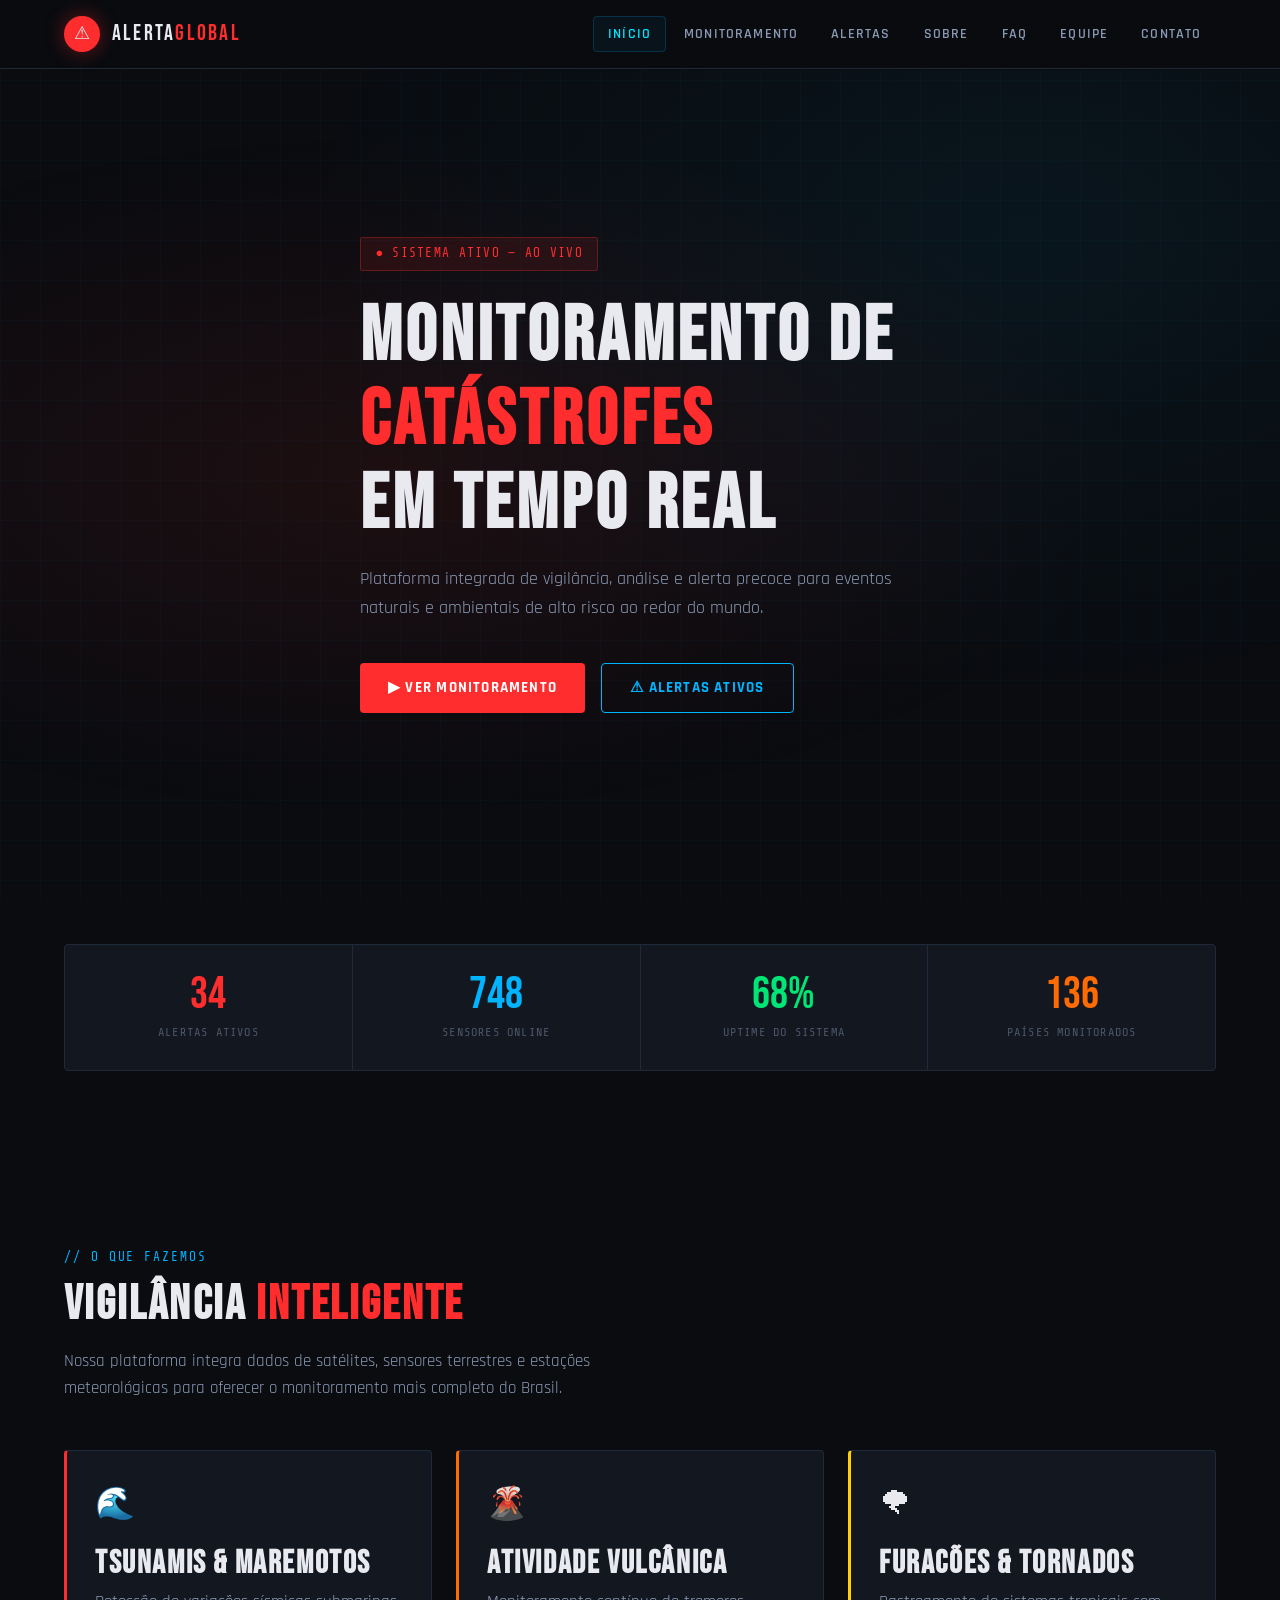
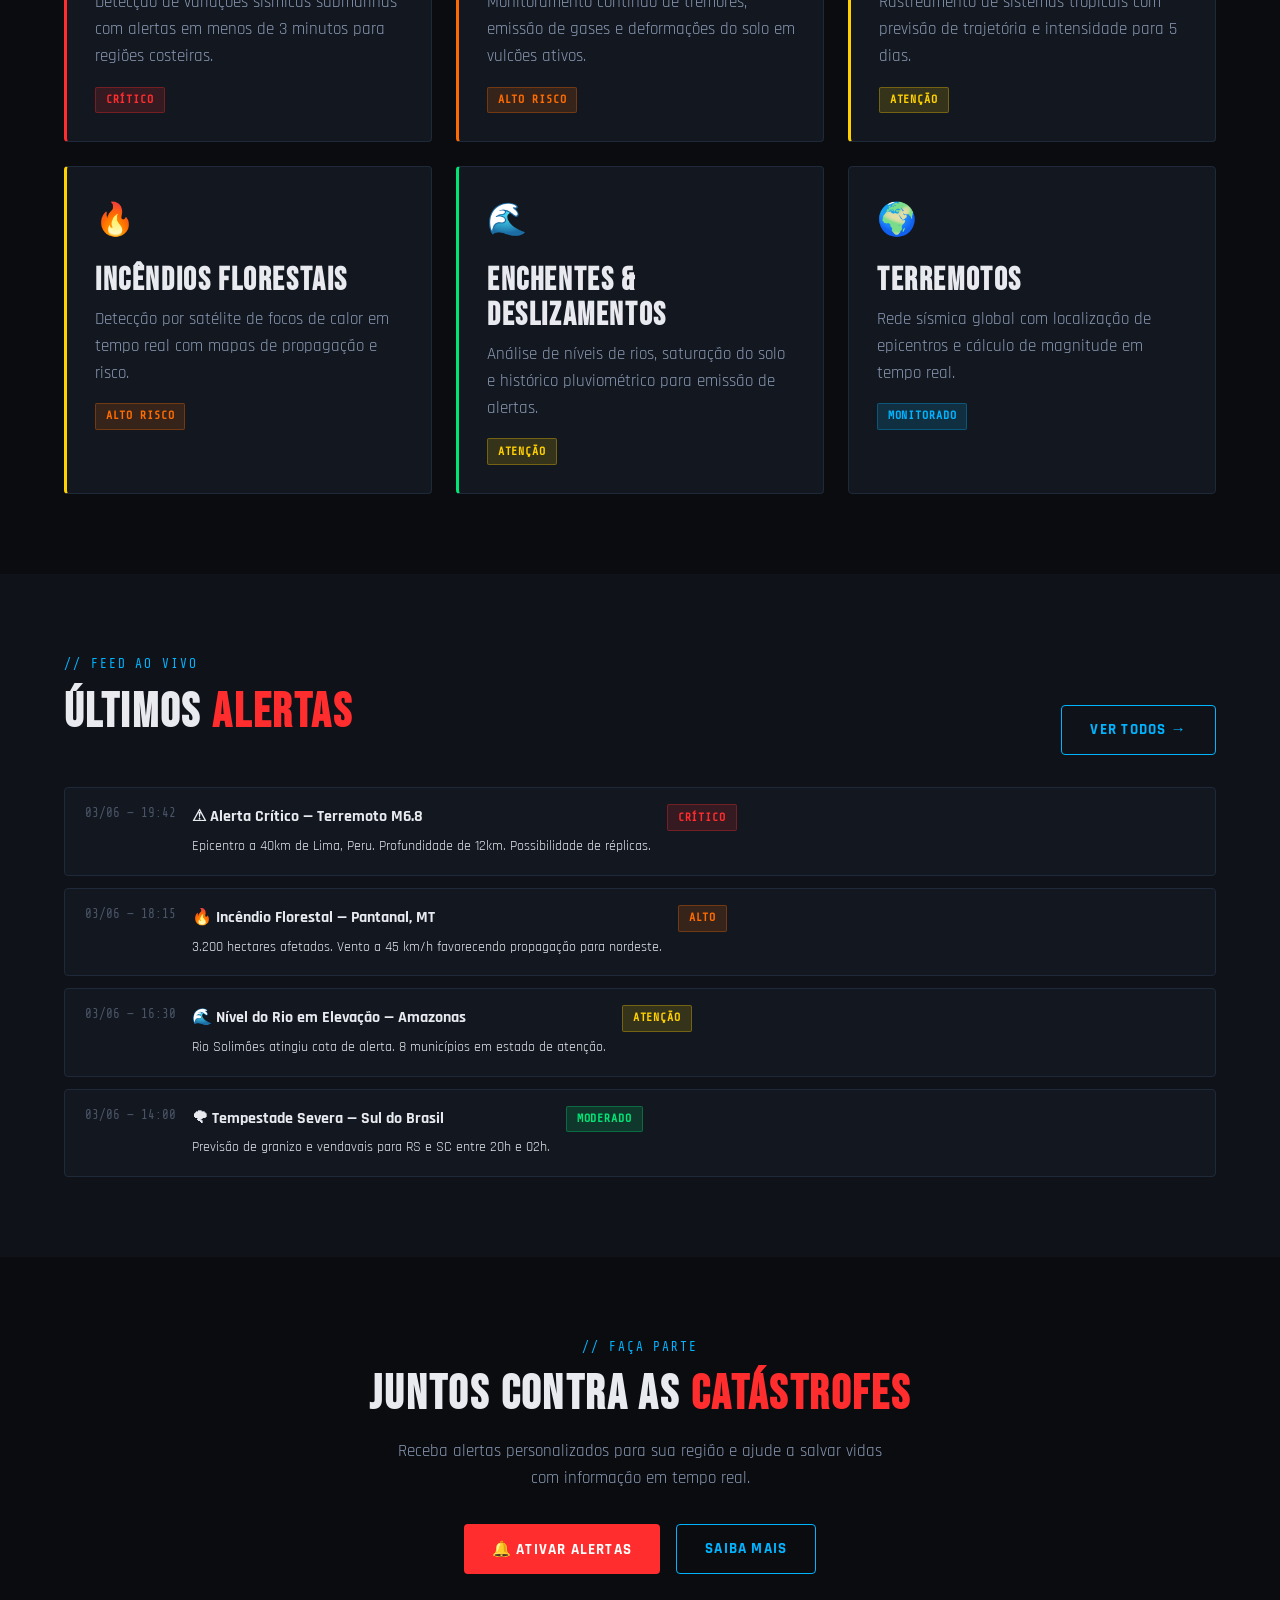
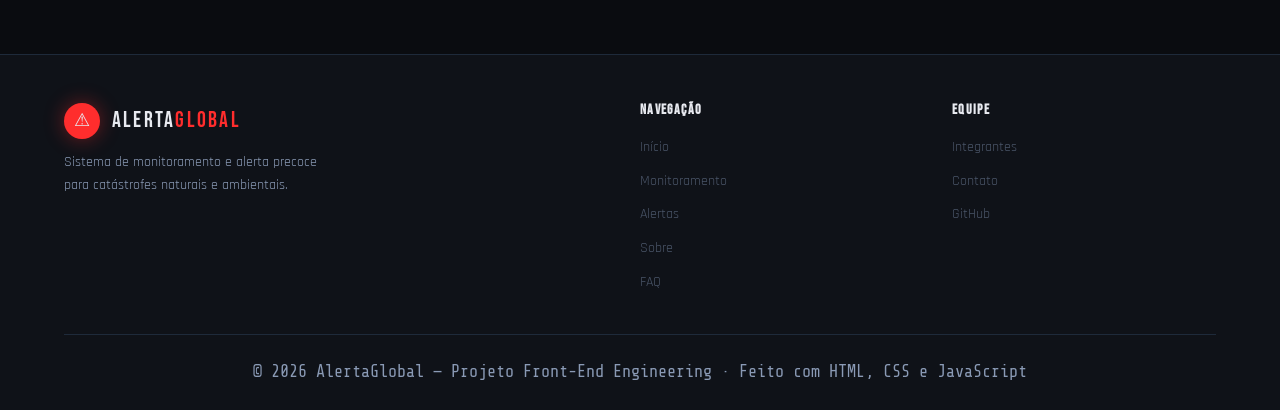
<file: index.html>
<!DOCTYPE html>
<html lang="pt-BR">
<head>
  <meta charset="UTF-8" />
  <meta name="viewport" content="width=device-width, initial-scale=1.0" />
  <title>AlertaGlobal — Sistema de Monitoramento de Catástrofes</title>
  <meta name="description" content="Sistema de monitoramento e alerta precoce para catástrofes naturais e ambientais em tempo real." />
  <link rel="stylesheet" href="css/style.css" />
</head>
<body>

  <!-- HEADER -->
  <header>
    <nav>
      <div class="nav-logo">
        <div class="logo-icon">⚠</div>
        <span>Alerta<em>Global</em></span>
      </div>
      <ul class="nav-links">
        <li><a href="index.html" class="active">Início</a></li>
        <li><a href="monitoramento.html">Monitoramento</a></li>
        <li><a href="alertas.html">Alertas</a></li>
        <li><a href="sobre.html">Sobre</a></li>
        <li><a href="faq.html">FAQ</a></li>
        <li><a href="integrantes.html">Equipe</a></li>
        <li><a href="contato.html">Contato</a></li>
      </ul>
      <button class="hamburger" id="hamburger" aria-label="Menu">
        <span></span><span></span><span></span>
      </button>
    </nav>
    <nav class="nav-mobile" id="nav-mobile">
      <a href="index.html">Início</a>
      <a href="monitoramento.html">Monitoramento</a>
      <a href="alertas.html">Alertas</a>
      <a href="sobre.html">Sobre</a>
      <a href="faq.html">FAQ</a>
      <a href="integrantes.html">Equipe</a>
      <a href="contato.html">Contato</a>
    </nav>
  </header>

  <main>
    <!-- HERO -->
    <section class="hero">
      <div class="hero-bg"></div>
      <div class="container">
        <div class="hero-content">
          <div class="hero-badge">SISTEMA ATIVO — AO VIVO</div>
          <h1>Monitoramento de<br /><span>Catástrofes</span><br />em Tempo Real</h1>
          <p>Plataforma integrada de vigilância, análise e alerta precoce para eventos naturais e ambientais de alto risco ao redor do mundo.</p>
          <div class="hero-actions">
            <a href="monitoramento.html" class="btn btn-primary">▶ Ver Monitoramento</a>
            <a href="alertas.html" class="btn btn-outline">⚠ Alertas Ativos</a>
          </div>
        </div>
      </div>
    </section>

    <!-- STATS -->
    <section style="padding: 0 0 2rem;">
      <div class="container">
        <div class="stats-strip">
          <div class="stat-item">
            <div class="stat-number text-red" data-count="47" data-suffix="">47</div>
            <div class="stat-label">Alertas Ativos</div>
          </div>
          <div class="stat-item">
            <div class="stat-number text-blue" data-count="1284" data-suffix="">1.284</div>
            <div class="stat-label">Sensores Online</div>
          </div>
          <div class="stat-item">
            <div class="stat-number text-green" data-count="98" data-suffix="%">98%</div>
            <div class="stat-label">Uptime do Sistema</div>
          </div>
          <div class="stat-item">
            <div class="stat-number text-orange" data-count="230" data-suffix="">230</div>
            <div class="stat-label">Países Monitorados</div>
          </div>
        </div>
      </div>
    </section>

    <!-- FUNCIONALIDADES -->
    <section>
      <div class="container">
        <span class="section-tag">// O que fazemos</span>
        <h2 class="section-title">Vigilância <span class="text-red">Inteligente</span></h2>
        <p class="section-desc">Nossa plataforma integra dados de satélites, sensores terrestres e estações meteorológicas para oferecer o monitoramento mais completo do Brasil.</p>

        <div class="grid-3">
          <div class="card alert-critical">
            <div class="card-icon">🌊</div>
            <h3>Tsunamis & Maremotos</h3>
            <p>Detecção de variações sísmicas submarinas com alertas em menos de 3 minutos para regiões costeiras.</p>
            <div class="mt-2">
              <span class="badge badge-red">Crítico</span>
            </div>
          </div>
          <div class="card alert-high">
            <div class="card-icon">🌋</div>
            <h3>Atividade Vulcânica</h3>
            <p>Monitoramento contínuo de tremores, emissão de gases e deformações do solo em vulcões ativos.</p>
            <div class="mt-2">
              <span class="badge badge-orange">Alto Risco</span>
            </div>
          </div>
          <div class="card alert-medium">
            <div class="card-icon">🌪</div>
            <h3>Furacões & Tornados</h3>
            <p>Rastreamento de sistemas tropicais com previsão de trajetória e intensidade para 5 dias.</p>
            <div class="mt-2">
              <span class="badge badge-yellow">Atenção</span>
            </div>
          </div>
          <div class="card alert-medium">
            <div class="card-icon">🔥</div>
            <h3>Incêndios Florestais</h3>
            <p>Detecção por satélite de focos de calor em tempo real com mapas de propagação e risco.</p>
            <div class="mt-2">
              <span class="badge badge-orange">Alto Risco</span>
            </div>
          </div>
          <div class="card alert-low">
            <div class="card-icon">🌊</div>
            <h3>Enchentes & Deslizamentos</h3>
            <p>Análise de níveis de rios, saturação do solo e histórico pluviométrico para emissão de alertas.</p>
            <div class="mt-2">
              <span class="badge badge-yellow">Atenção</span>
            </div>
          </div>
          <div class="card">
            <div class="card-icon">🌍</div>
            <h3>Terremotos</h3>
            <p>Rede sísmica global com localização de epicentros e cálculo de magnitude em tempo real.</p>
            <div class="mt-2">
              <span class="badge badge-blue">Monitorado</span>
            </div>
          </div>
        </div>
      </div>
    </section>

    <!-- ÚLTIMOS ALERTAS -->
    <section style="background: var(--bg-secondary); padding: 5rem 0;">
      <div class="container">
        <div class="flex justify-between align-center mb-3" style="flex-wrap:wrap; gap:1rem;">
          <div>
            <span class="section-tag">// Feed ao vivo</span>
            <h2 class="section-title">Últimos <span class="text-red">Alertas</span></h2>
          </div>
          <a href="alertas.html" class="btn btn-outline" style="align-self:flex-end;">Ver Todos →</a>
        </div>

        <div class="alert-feed">
          <div class="alert-entry alert-critical">
            <div class="alert-time">03/06 — 19:42</div>
            <div class="alert-text">
              <strong>⚠ Alerta Crítico — Terremoto M6.8</strong>
              <span>Epicentro a 40km de Lima, Peru. Profundidade de 12km. Possibilidade de réplicas.</span>
            </div>
            <span class="badge badge-red" style="flex-shrink:0;">Crítico</span>
          </div>
          <div class="alert-entry alert-high">
            <div class="alert-time">03/06 — 18:15</div>
            <div class="alert-text">
              <strong>🔥 Incêndio Florestal — Pantanal, MT</strong>
              <span>3.200 hectares afetados. Vento a 45 km/h favorecendo propagação para nordeste.</span>
            </div>
            <span class="badge badge-orange" style="flex-shrink:0;">Alto</span>
          </div>
          <div class="alert-entry alert-medium">
            <div class="alert-time">03/06 — 16:30</div>
            <div class="alert-text">
              <strong>🌊 Nível do Rio em Elevação — Amazonas</strong>
              <span>Rio Solimões atingiu cota de alerta. 8 municípios em estado de atenção.</span>
            </div>
            <span class="badge badge-yellow" style="flex-shrink:0;">Atenção</span>
          </div>
          <div class="alert-entry alert-low">
            <div class="alert-time">03/06 — 14:00</div>
            <div class="alert-text">
              <strong>🌪 Tempestade Severa — Sul do Brasil</strong>
              <span>Previsão de granizo e vendavais para RS e SC entre 20h e 02h.</span>
            </div>
            <span class="badge badge-green" style="flex-shrink:0;">Moderado</span>
          </div>
        </div>
      </div>
    </section>

    <!-- CTA FINAL -->
    <section>
      <div class="container text-center">
        <span class="section-tag" style="justify-content:center; display:block;">// Faça parte</span>
        <h2 class="section-title">Juntos contra as <span class="text-red">Catástrofes</span></h2>
        <p style="max-width:500px; margin: 0 auto 2rem;">Receba alertas personalizados para sua região e ajude a salvar vidas com informação em tempo real.</p>
        <div class="hero-actions" style="justify-content:center;">
          <button class="btn btn-primary" data-modal="modal-alert">🔔 Ativar Alertas</button>
          <a href="sobre.html" class="btn btn-outline">Saiba mais</a>
        </div>
      </div>
    </section>
  </main>

  <!-- MODAL -->
  <div class="modal-overlay" id="modal-alert">
    <div class="modal">
      <button class="modal-close">✕</button>
      <h3>🔔 Ativar Alertas</h3>
      <p>Insira seu e-mail para receber notificações de catástrofes na sua região em tempo real.</p>
      <div class="form-group">
        <label for="modal-email">E-mail</label>
        <input type="email" id="modal-email" placeholder="seu@email.com" />
      </div>
      <div class="form-group">
        <label for="modal-regiao">Região de interesse</label>
        <select id="modal-regiao">
          <option value="">Selecione...</option>
          <option>Brasil — Sul</option>
          <option>Brasil — Sudeste</option>
          <option>Brasil — Norte / Amazônia</option>
          <option>Brasil — Nordeste</option>
          <option>Global</option>
        </select>
      </div>
      <button class="btn btn-primary" onclick="showToast('Alerta ativado com sucesso!','success'); closeModal('modal-alert')">Ativar Agora</button>
    </div>
  </div>

  <!-- FOOTER -->
  <footer>
    <div class="container">
      <div class="footer-grid">
        <div class="footer-brand">
          <div class="nav-logo">
            <div class="logo-icon">⚠</div>
            <span>Alerta<em>Global</em></span>
          </div>
          <p>Sistema de monitoramento e alerta precoce para catástrofes naturais e ambientais.</p>
        </div>
        <div class="footer-col">
          <h4>Navegação</h4>
          <ul>
            <li><a href="index.html">Início</a></li>
            <li><a href="monitoramento.html">Monitoramento</a></li>
            <li><a href="alertas.html">Alertas</a></li>
            <li><a href="sobre.html">Sobre</a></li>
            <li><a href="faq.html">FAQ</a></li>
          </ul>
        </div>
        <div class="footer-col">
          <h4>Equipe</h4>
          <ul>
            <li><a href="integrantes.html">Integrantes</a></li>
            <li><a href="contato.html">Contato</a></li>
            <li><a href="https://github.com" target="_blank">GitHub</a></li>
          </ul>
        </div>
      </div>
      <div class="footer-bottom">
        <p>© 2026 AlertaGlobal — Projeto Front-End Engineering · Feito com HTML, CSS e JavaScript</p>
      </div>
    </div>
  </footer>

  <div id="toast-container"></div>
  <script src="js/main.js"></script>
</body>
</html>
</file>
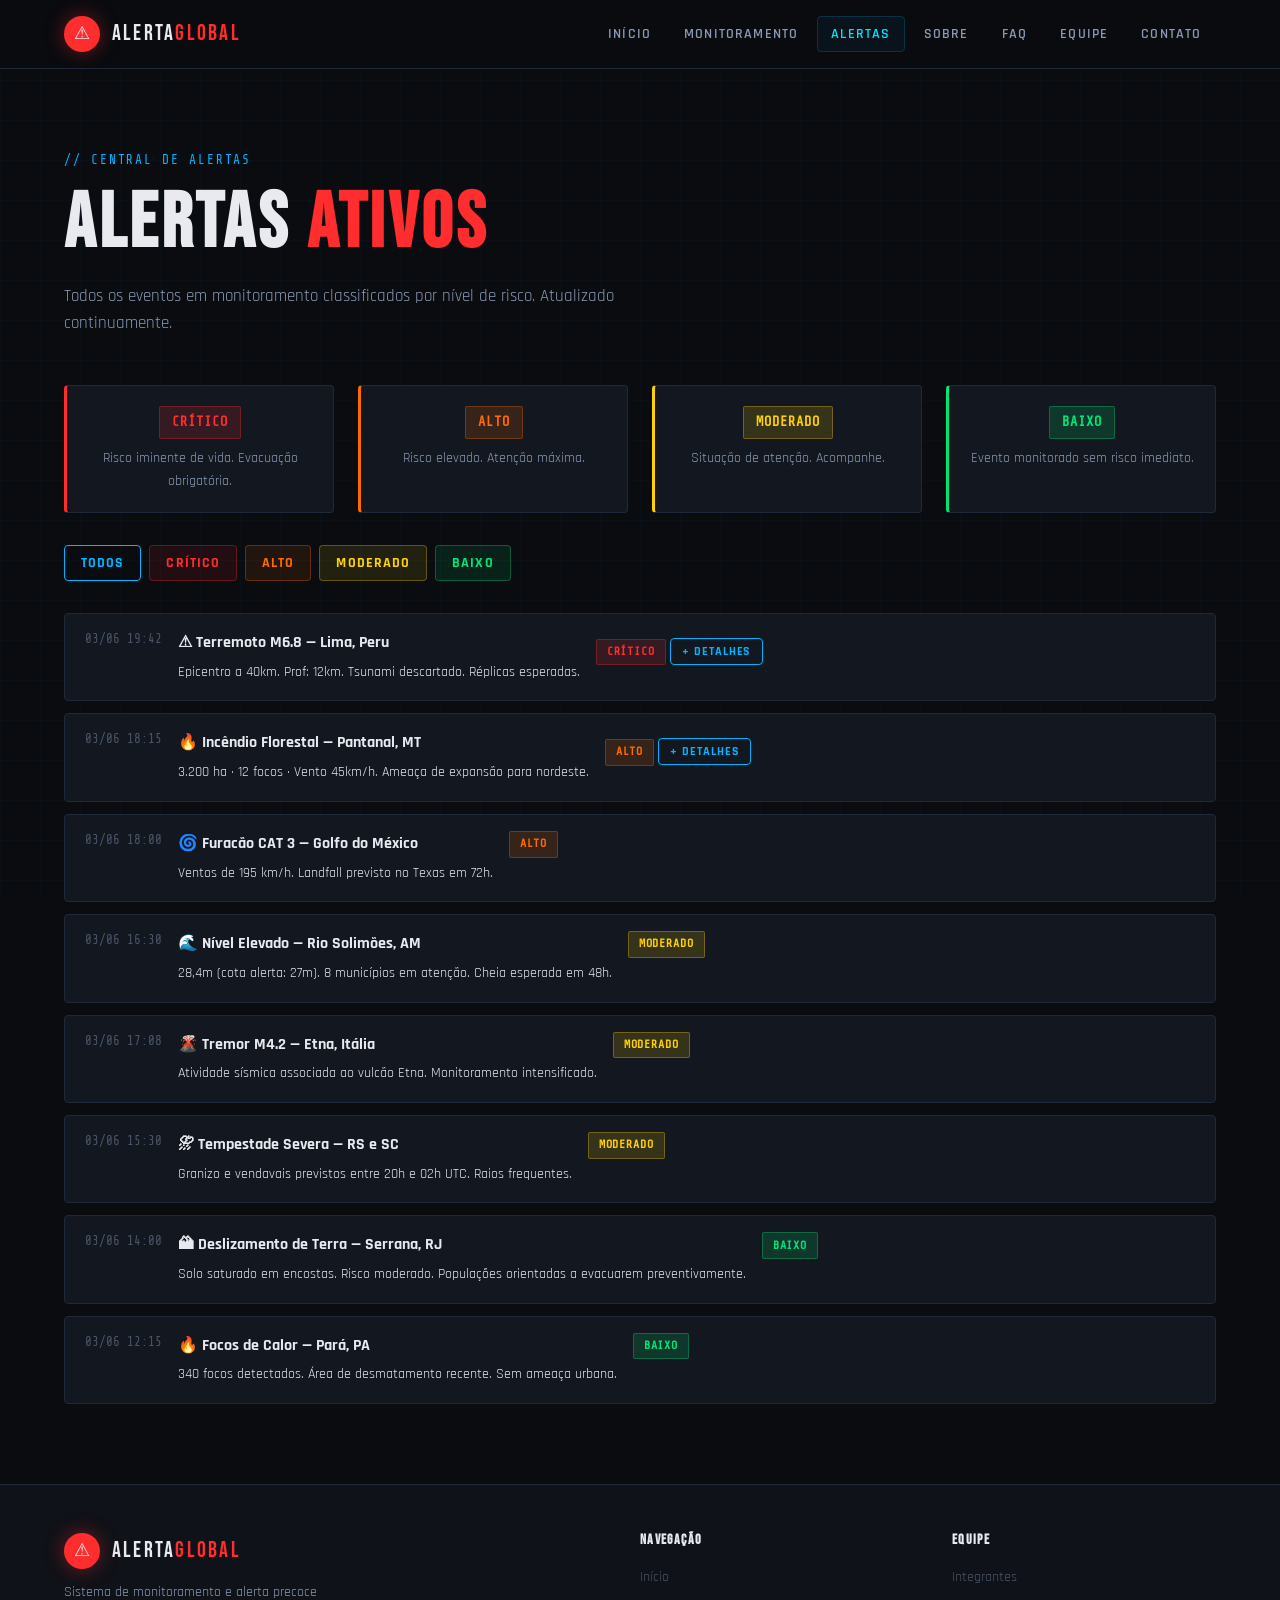
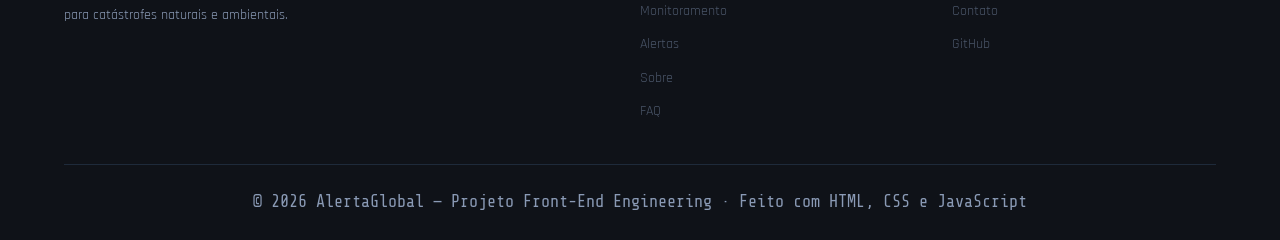
<file: alertas.html>
<!DOCTYPE html>
<html lang="pt-BR">
<head>
  <meta charset="UTF-8" />
  <meta name="viewport" content="width=device-width, initial-scale=1.0" />
  <title>Alertas — AlertaGlobal</title>
  <link rel="stylesheet" href="css/style.css" />
</head>
<body>
  <header>
    <nav>
      <div class="nav-logo">
        <div class="logo-icon">⚠</div>
        <span>Alerta<em>Global</em></span>
      </div>
      <ul class="nav-links">
        <li><a href="index.html">Início</a></li>
        <li><a href="monitoramento.html">Monitoramento</a></li>
        <li><a href="alertas.html" class="active">Alertas</a></li>
        <li><a href="sobre.html">Sobre</a></li>
        <li><a href="faq.html">FAQ</a></li>
        <li><a href="integrantes.html">Equipe</a></li>
        <li><a href="contato.html">Contato</a></li>
      </ul>
      <button class="hamburger" id="hamburger" aria-label="Menu">
        <span></span><span></span><span></span>
      </button>
    </nav>
    <nav class="nav-mobile" id="nav-mobile">
      <a href="index.html">Início</a>
      <a href="monitoramento.html">Monitoramento</a>
      <a href="alertas.html">Alertas</a>
      <a href="sobre.html">Sobre</a>
      <a href="faq.html">FAQ</a>
      <a href="integrantes.html">Equipe</a>
      <a href="contato.html">Contato</a>
    </nav>
  </header>

  <main>
    <section>
      <div class="container">
        <span class="section-tag">// Central de alertas</span>
        <h1 class="section-title">Alertas <span class="text-red">Ativos</span></h1>
        <p class="section-desc">Todos os eventos em monitoramento classificados por nível de risco. Atualizado continuamente.</p>

        <!-- NÍVEL DE ALERTA - O QUE SIGNIFICA -->
        <div class="grid-4 mb-3">
          <div class="card alert-critical text-center" style="padding:1.25rem;">
            <span class="badge badge-red" style="font-size:0.85rem; padding: 0.3rem 0.75rem;">CRÍTICO</span>
            <p class="mt-1" style="font-size:0.88rem;">Risco iminente de vida. Evacuação obrigatória.</p>
          </div>
          <div class="card alert-high text-center" style="padding:1.25rem;">
            <span class="badge badge-orange" style="font-size:0.85rem; padding: 0.3rem 0.75rem;">ALTO</span>
            <p class="mt-1" style="font-size:0.88rem;">Risco elevado. Atenção máxima.</p>
          </div>
          <div class="card alert-medium text-center" style="padding:1.25rem;">
            <span class="badge badge-yellow" style="font-size:0.85rem; padding: 0.3rem 0.75rem;">MODERADO</span>
            <p class="mt-1" style="font-size:0.88rem;">Situação de atenção. Acompanhe.</p>
          </div>
          <div class="card alert-low text-center" style="padding:1.25rem;">
            <span class="badge badge-green" style="font-size:0.85rem; padding: 0.3rem 0.75rem;">BAIXO</span>
            <p class="mt-1" style="font-size:0.88rem;">Evento monitorado sem risco imediato.</p>
          </div>
        </div>

        <!-- FILTRO INTERATIVO -->
        <div class="flex gap-1 mb-3" style="flex-wrap:wrap;">
          <button class="btn btn-outline" id="filter-all" onclick="filterAlerts('all')" style="padding:0.5rem 1rem; font-size:0.85rem;">Todos</button>
          <button class="btn" onclick="filterAlerts('critico')" style="background:rgba(255,45,45,0.1); color:var(--accent-red); border:1px solid rgba(255,45,45,0.3); padding:0.5rem 1rem; font-size:0.85rem;">Crítico</button>
          <button class="btn" onclick="filterAlerts('alto')" style="background:rgba(255,107,0,0.1); color:var(--accent-orange); border:1px solid rgba(255,107,0,0.3); padding:0.5rem 1rem; font-size:0.85rem;">Alto</button>
          <button class="btn" onclick="filterAlerts('moderado')" style="background:rgba(255,209,0,0.1); color:var(--accent-yellow); border:1px solid rgba(255,209,0,0.3); padding:0.5rem 1rem; font-size:0.85rem;">Moderado</button>
          <button class="btn" onclick="filterAlerts('baixo')" style="background:rgba(0,230,118,0.1); color:var(--accent-green); border:1px solid rgba(0,230,118,0.3); padding:0.5rem 1rem; font-size:0.85rem;">Baixo</button>
        </div>

        <!-- LISTA DE ALERTAS -->
        <div class="alert-feed" id="alerts-list">

          <div class="alert-entry alert-critical" data-level="critico">
            <div class="alert-time">03/06 19:42</div>
            <div class="alert-text">
              <strong>⚠ Terremoto M6.8 — Lima, Peru</strong>
              <span>Epicentro a 40km. Prof: 12km. Tsunami descartado. Réplicas esperadas.</span>
            </div>
            <div>
              <span class="badge badge-red">CRÍTICO</span>
              <button class="btn btn-outline mt-1" data-modal="modal-terremoto" style="font-size:0.75rem; padding:0.3rem 0.7rem;">+ Detalhes</button>
            </div>
          </div>

          <div class="alert-entry alert-high" data-level="alto">
            <div class="alert-time">03/06 18:15</div>
            <div class="alert-text">
              <strong>🔥 Incêndio Florestal — Pantanal, MT</strong>
              <span>3.200 ha · 12 focos · Vento 45km/h. Ameaça de expansão para nordeste.</span>
            </div>
            <div>
              <span class="badge badge-orange">ALTO</span>
              <button class="btn btn-outline mt-1" data-modal="modal-incendio" style="font-size:0.75rem; padding:0.3rem 0.7rem;">+ Detalhes</button>
            </div>
          </div>

          <div class="alert-entry alert-high" data-level="alto">
            <div class="alert-time">03/06 18:00</div>
            <div class="alert-text">
              <strong>🌀 Furacão CAT 3 — Golfo do México</strong>
              <span>Ventos de 195 km/h. Landfall previsto no Texas em 72h.</span>
            </div>
            <span class="badge badge-orange">ALTO</span>
          </div>

          <div class="alert-entry alert-medium" data-level="moderado">
            <div class="alert-time">03/06 16:30</div>
            <div class="alert-text">
              <strong>🌊 Nível Elevado — Rio Solimões, AM</strong>
              <span>28,4m (cota alerta: 27m). 8 municípios em atenção. Cheia esperada em 48h.</span>
            </div>
            <span class="badge badge-yellow">MODERADO</span>
          </div>

          <div class="alert-entry alert-medium" data-level="moderado">
            <div class="alert-time">03/06 17:08</div>
            <div class="alert-text">
              <strong>🌋 Tremor M4.2 — Etna, Itália</strong>
              <span>Atividade sísmica associada ao vulcão Etna. Monitoramento intensificado.</span>
            </div>
            <span class="badge badge-yellow">MODERADO</span>
          </div>

          <div class="alert-entry alert-medium" data-level="moderado">
            <div class="alert-time">03/06 15:30</div>
            <div class="alert-text">
              <strong>⛈ Tempestade Severa — RS e SC</strong>
              <span>Granizo e vendavais previstos entre 20h e 02h UTC. Raios frequentes.</span>
            </div>
            <span class="badge badge-yellow">MODERADO</span>
          </div>

          <div class="alert-entry alert-low" data-level="baixo">
            <div class="alert-time">03/06 14:00</div>
            <div class="alert-text">
              <strong>🏔 Deslizamento de Terra — Serrana, RJ</strong>
              <span>Solo saturado em encostas. Risco moderado. Populações orientadas a evacuarem preventivamente.</span>
            </div>
            <span class="badge badge-green">BAIXO</span>
          </div>

          <div class="alert-entry alert-low" data-level="baixo">
            <div class="alert-time">03/06 12:15</div>
            <div class="alert-text">
              <strong>🔥 Focos de Calor — Pará, PA</strong>
              <span>340 focos detectados. Área de desmatamento recente. Sem ameaça urbana.</span>
            </div>
            <span class="badge badge-green">BAIXO</span>
          </div>

        </div>
      </div>
    </section>
  </main>

  <!-- MODAL TERREMOTO -->
  <div class="modal-overlay" id="modal-terremoto">
    <div class="modal">
      <button class="modal-close">✕</button>
      <h3>🌍 Terremoto M6.8 — Lima, Peru</h3>
      <div style="margin: 1rem 0; display:flex; flex-direction:column; gap:0.5rem; font-family:var(--font-mono); font-size:0.85rem;">
        <div class="flex justify-between"><span style="color:var(--text-muted)">Magnitude:</span><span class="text-red">M6.8</span></div>
        <div class="flex justify-between"><span style="color:var(--text-muted)">Profundidade:</span><span>12 km</span></div>
        <div class="flex justify-between"><span style="color:var(--text-muted)">Epicentro:</span><span>40km de Lima</span></div>
        <div class="flex justify-between"><span style="color:var(--text-muted)">Hora (UTC):</span><span>19:42</span></div>
        <div class="flex justify-between"><span style="color:var(--text-muted)">Tsunami:</span><span class="text-green">Descartado</span></div>
        <div class="flex justify-between"><span style="color:var(--text-muted)">Fonte:</span><span>USGS</span></div>
      </div>
      <p>Réplicas são esperadas nas próximas horas. Autoridades locais ativaram protocolo de emergência. Populações em áreas de risco devem seguir orientações da Defesa Civil.</p>
      <button class="btn btn-outline mt-2" onclick="closeModal('modal-terremoto')">Fechar</button>
    </div>
  </div>

  <!-- MODAL INCÊNDIO -->
  <div class="modal-overlay" id="modal-incendio">
    <div class="modal">
      <button class="modal-close">✕</button>
      <h3>🔥 Incêndio Florestal — Pantanal, MT</h3>
      <div style="margin: 1rem 0; display:flex; flex-direction:column; gap:0.5rem; font-family:var(--font-mono); font-size:0.85rem;">
        <div class="flex justify-between"><span style="color:var(--text-muted)">Área atingida:</span><span class="text-orange">3.200 ha</span></div>
        <div class="flex justify-between"><span style="color:var(--text-muted)">Focos ativos:</span><span>12</span></div>
        <div class="flex justify-between"><span style="color:var(--text-muted)">Vento:</span><span>45 km/h (NE)</span></div>
        <div class="flex justify-between"><span style="color:var(--text-muted)">Umidade:</span><span>18%</span></div>
        <div class="flex justify-between"><span style="color:var(--text-muted)">Fonte:</span><span>INPE / Sentinel-3</span></div>
      </div>
      <p>Condições críticas de propagação. Brigadistas do IBAMA atuando na área. Proibição de acesso civil ao raio de 15km dos focos principais.</p>
      <button class="btn btn-outline mt-2" onclick="closeModal('modal-incendio')">Fechar</button>
    </div>
  </div>

  <footer>
    <div class="container">
      <div class="footer-grid">
        <div class="footer-brand">
          <div class="nav-logo">
            <div class="logo-icon">⚠</div>
            <span>Alerta<em>Global</em></span>
          </div>
          <p>Sistema de monitoramento e alerta precoce para catástrofes naturais e ambientais.</p>
        </div>
        <div class="footer-col">
          <h4>Navegação</h4>
          <ul>
            <li><a href="index.html">Início</a></li>
            <li><a href="monitoramento.html">Monitoramento</a></li>
            <li><a href="alertas.html">Alertas</a></li>
            <li><a href="sobre.html">Sobre</a></li>
            <li><a href="faq.html">FAQ</a></li>
          </ul>
        </div>
        <div class="footer-col">
          <h4>Equipe</h4>
          <ul>
            <li><a href="integrantes.html">Integrantes</a></li>
            <li><a href="contato.html">Contato</a></li>
            <li><a href="https://github.com" target="_blank">GitHub</a></li>
          </ul>
        </div>
      </div>
      <div class="footer-bottom">
        <p>© 2026 AlertaGlobal — Projeto Front-End Engineering · Feito com HTML, CSS e JavaScript</p>
      </div>
    </div>
  </footer>

  <div id="toast-container"></div>
  <script src="js/main.js"></script>
  <script>
    // Filtro de alertas
    function filterAlerts(level) {
      const entries = document.querySelectorAll('#alerts-list .alert-entry');
      entries.forEach(entry => {
        if (level === 'all' || entry.dataset.level === level) {
          entry.style.display = 'flex';
        } else {
          entry.style.display = 'none';
        }
      });
    }
  </script>
</body>
</html>
</file>
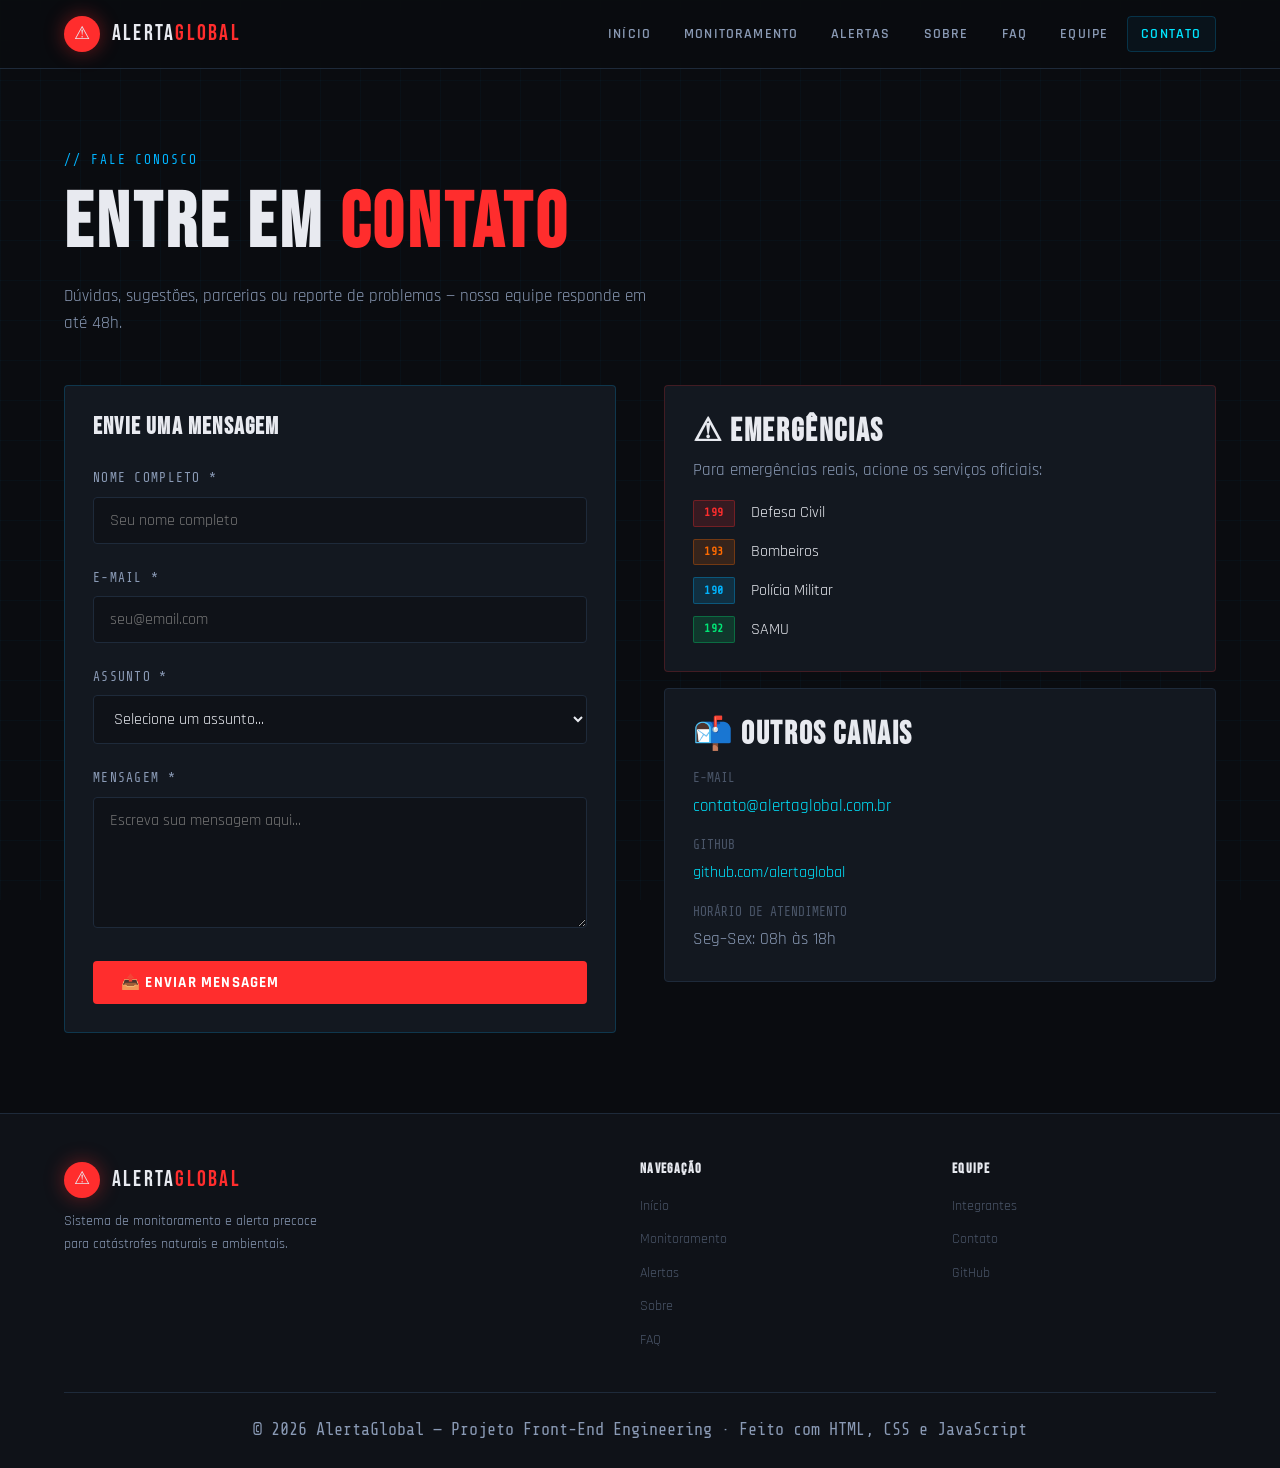
<file: contato.html>
<!DOCTYPE html>
<html lang="pt-BR">
<head>
  <meta charset="UTF-8" />
  <meta name="viewport" content="width=device-width, initial-scale=1.0" />
  <title>Contato — AlertaGlobal</title>
  <link rel="stylesheet" href="css/style.css" />
</head>
<body>
  <header>
    <nav>
      <div class="nav-logo">
        <div class="logo-icon">⚠</div>
        <span>Alerta<em>Global</em></span>
      </div>
      <ul class="nav-links">
        <li><a href="index.html">Início</a></li>
        <li><a href="monitoramento.html">Monitoramento</a></li>
        <li><a href="alertas.html">Alertas</a></li>
        <li><a href="sobre.html">Sobre</a></li>
        <li><a href="faq.html">FAQ</a></li>
        <li><a href="integrantes.html">Equipe</a></li>
        <li><a href="contato.html" class="active">Contato</a></li>
      </ul>
      <button class="hamburger" id="hamburger" aria-label="Menu">
        <span></span><span></span><span></span>
      </button>
    </nav>
    <nav class="nav-mobile" id="nav-mobile">
      <a href="index.html">Início</a>
      <a href="monitoramento.html">Monitoramento</a>
      <a href="alertas.html">Alertas</a>
      <a href="sobre.html">Sobre</a>
      <a href="faq.html">FAQ</a>
      <a href="integrantes.html">Equipe</a>
      <a href="contato.html">Contato</a>
    </nav>
  </header>

  <main>
    <section>
      <div class="container">
        <span class="section-tag">// Fale conosco</span>
        <h1 class="section-title">Entre em <span class="text-red">Contato</span></h1>
        <p class="section-desc">Dúvidas, sugestões, parcerias ou reporte de problemas — nossa equipe responde em até 48h.</p>

        <div class="grid-2" style="gap: 3rem; align-items: start;">

          <!-- FORMULÁRIO -->
          <div class="card" style="border-color: rgba(0,180,255,0.2);">
            <h2 style="margin-bottom:1.75rem; font-size:1.5rem;">Envie uma mensagem</h2>

            <form id="contact-form" novalidate>
              <div class="form-group">
                <label for="nome">Nome completo *</label>
                <input type="text" id="nome" name="nome" placeholder="Seu nome completo" />
                <span class="field-error" id="nome-error"></span>
              </div>

              <div class="form-group">
                <label for="email">E-mail *</label>
                <input type="email" id="email" name="email" placeholder="seu@email.com" />
                <span class="field-error" id="email-error"></span>
              </div>

              <div class="form-group">
                <label for="assunto">Assunto *</label>
                <select id="assunto" name="assunto">
                  <option value="">Selecione um assunto...</option>
                  <option value="duvida">Dúvida geral</option>
                  <option value="alerta">Reportar evento não monitorado</option>
                  <option value="parceria">Parceria institucional</option>
                  <option value="bug">Reportar problema técnico</option>
                  <option value="outro">Outro</option>
                </select>
                <span class="field-error" id="assunto-error"></span>
              </div>

              <div class="form-group">
                <label for="mensagem">Mensagem *</label>
                <textarea id="mensagem" name="mensagem" placeholder="Escreva sua mensagem aqui..." rows="5"></textarea>
                <span class="field-error" id="mensagem-error"></span>
              </div>

              <button type="submit" class="btn btn-primary" style="width:100%;">
                📤 Enviar Mensagem
              </button>
            </form>
          </div>

          <!-- INFORMAÇÕES DE CONTATO -->
          <div>
            <div class="card mb-2" style="border-color: rgba(255,45,45,0.2);">
              <h3>⚠ Emergências</h3>
              <p class="mt-1">Para emergências reais, acione os serviços oficiais:</p>
              <div style="margin-top:1rem; display:flex; flex-direction:column; gap:0.75rem;">
                <div class="flex align-center gap-2">
                  <span class="badge badge-red">199</span>
                  <span>Defesa Civil</span>
                </div>
                <div class="flex align-center gap-2">
                  <span class="badge badge-orange">193</span>
                  <span>Bombeiros</span>
                </div>
                <div class="flex align-center gap-2">
                  <span class="badge badge-blue">190</span>
                  <span>Polícia Militar</span>
                </div>
                <div class="flex align-center gap-2">
                  <span class="badge badge-green">192</span>
                  <span>SAMU</span>
                </div>
              </div>
            </div>

            <div class="card">
              <h3>📬 Outros Canais</h3>
              <div style="margin-top:1rem; display:flex; flex-direction:column; gap:1rem;">
                <div>
                  <p style="font-family:var(--font-mono); font-size:0.8rem; color:var(--text-muted); margin-bottom:0.25rem;">E-MAIL</p>
                  <p style="color:var(--accent-cyan)">contato@alertaglobal.com.br</p>
                </div>
                <div>
                  <p style="font-family:var(--font-mono); font-size:0.8rem; color:var(--text-muted); margin-bottom:0.25rem;">GITHUB</p>
                  <a href="https://github.com" target="_blank" style="color:var(--accent-cyan)">github.com/alertaglobal</a>
                </div>
                <div>
                  <p style="font-family:var(--font-mono); font-size:0.8rem; color:var(--text-muted); margin-bottom:0.25rem;">HORÁRIO DE ATENDIMENTO</p>
                  <p>Seg–Sex: 08h às 18h</p>
                </div>
              </div>
            </div>
          </div>

        </div>
      </div>
    </section>
  </main>

  <!-- MODAL DE SUCESSO -->
  <div class="modal-overlay" id="modal-success">
    <div class="modal" style="text-align:center;">
      <button class="modal-close">✕</button>
      <div style="font-size:3rem; margin-bottom:1rem;">✅</div>
      <h3>Mensagem Enviada!</h3>
      <p>Obrigado pelo contato. Nossa equipe retornará em até 48 horas úteis.</p>
      <a href="index.html" class="btn btn-primary mt-2">Voltar ao Início</a>
    </div>
  </div>

  <footer>
    <div class="container">
      <div class="footer-grid">
        <div class="footer-brand">
          <div class="nav-logo">
            <div class="logo-icon">⚠</div>
            <span>Alerta<em>Global</em></span>
          </div>
          <p>Sistema de monitoramento e alerta precoce para catástrofes naturais e ambientais.</p>
        </div>
        <div class="footer-col">
          <h4>Navegação</h4>
          <ul>
            <li><a href="index.html">Início</a></li>
            <li><a href="monitoramento.html">Monitoramento</a></li>
            <li><a href="alertas.html">Alertas</a></li>
            <li><a href="sobre.html">Sobre</a></li>
            <li><a href="faq.html">FAQ</a></li>
          </ul>
        </div>
        <div class="footer-col">
          <h4>Equipe</h4>
          <ul>
            <li><a href="integrantes.html">Integrantes</a></li>
            <li><a href="contato.html">Contato</a></li>
            <li><a href="https://github.com" target="_blank">GitHub</a></li>
          </ul>
        </div>
      </div>
      <div class="footer-bottom">
        <p>© 2026 AlertaGlobal — Projeto Front-End Engineering · Feito com HTML, CSS e JavaScript</p>
      </div>
    </div>
  </footer>

  <div id="toast-container"></div>
  <script src="js/main.js"></script>
</body>
</html>
</file>
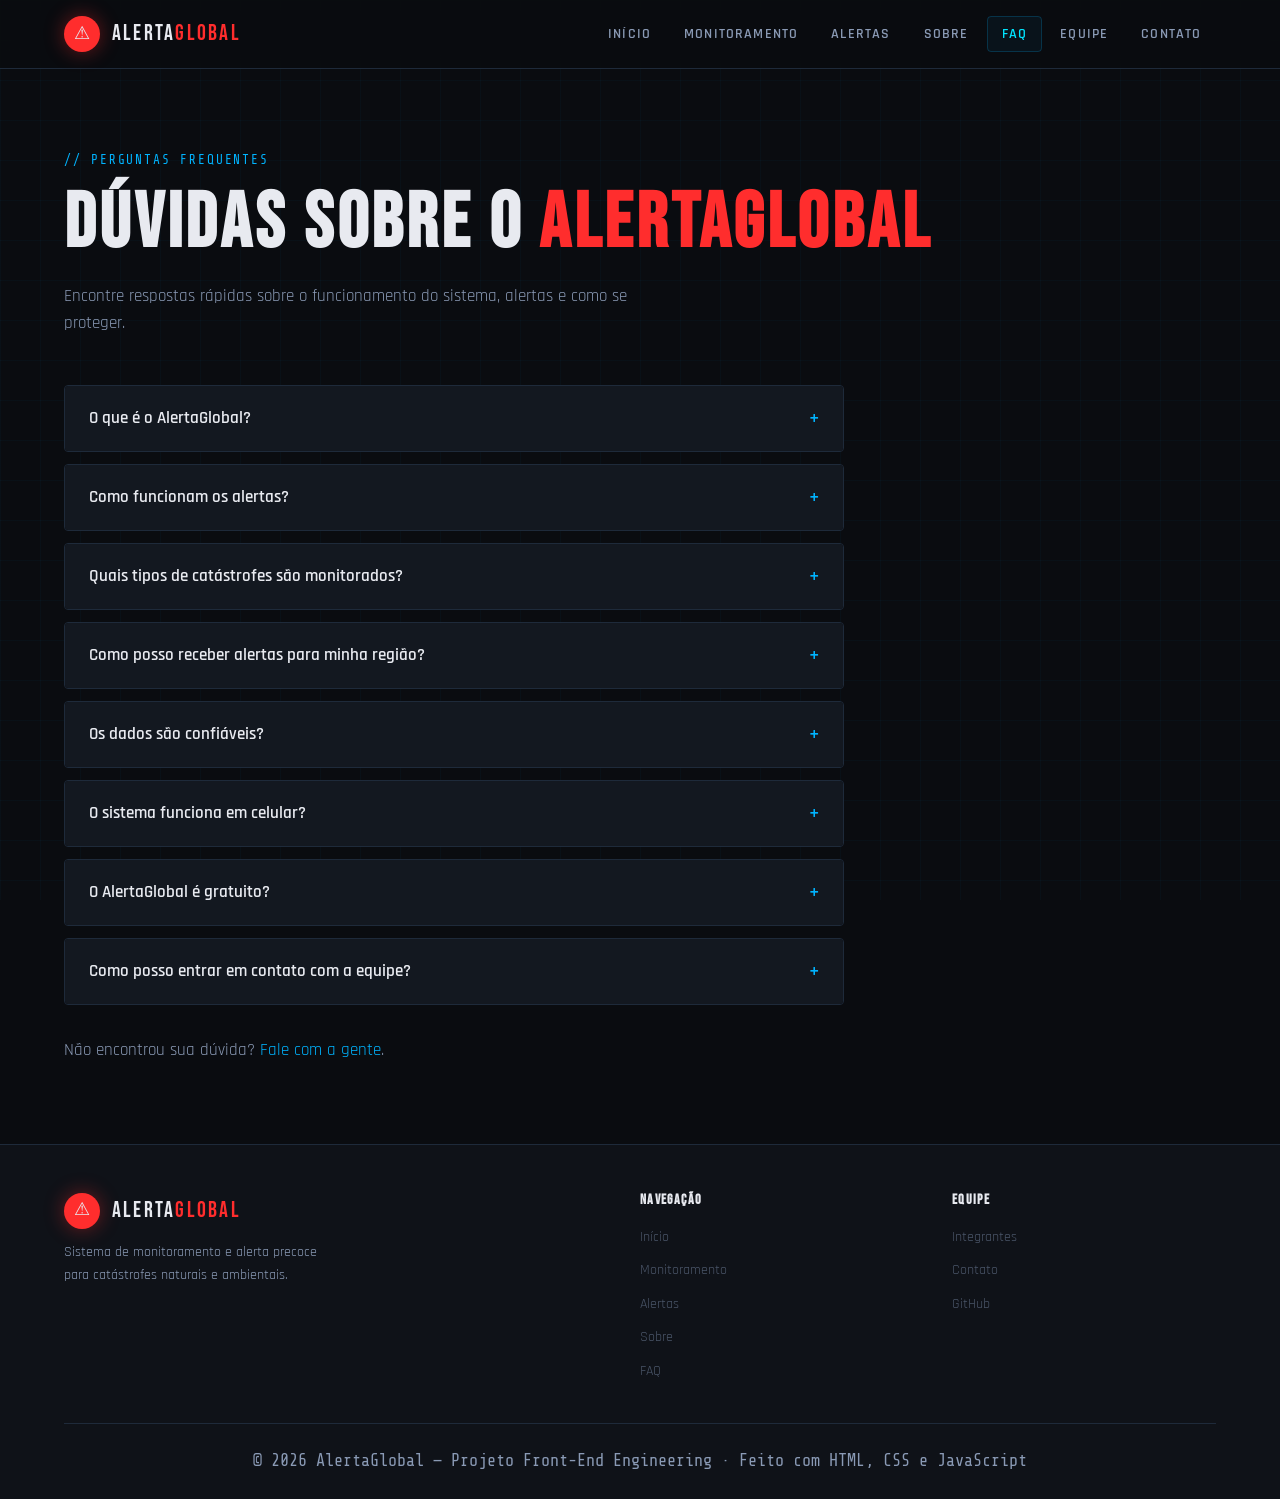
<file: faq.html>
<!DOCTYPE html>
<html lang="pt-BR">
<head>
  <meta charset="UTF-8" />
  <meta name="viewport" content="width=device-width, initial-scale=1.0" />
  <title>FAQ — AlertaGlobal</title>
  <link rel="stylesheet" href="css/style.css" />
</head>
<body>
  <header>
    <nav>
      <div class="nav-logo">
        <div class="logo-icon">⚠</div>
        <span>Alerta<em>Global</em></span>
      </div>
      <ul class="nav-links">
        <li><a href="index.html">Início</a></li>
        <li><a href="monitoramento.html">Monitoramento</a></li>
        <li><a href="alertas.html">Alertas</a></li>
        <li><a href="sobre.html">Sobre</a></li>
        <li><a href="faq.html" class="active">FAQ</a></li>
        <li><a href="integrantes.html">Equipe</a></li>
        <li><a href="contato.html">Contato</a></li>
      </ul>
      <button class="hamburger" id="hamburger" aria-label="Menu">
        <span></span><span></span><span></span>
      </button>
    </nav>
    <nav class="nav-mobile" id="nav-mobile">
      <a href="index.html">Início</a>
      <a href="monitoramento.html">Monitoramento</a>
      <a href="alertas.html">Alertas</a>
      <a href="sobre.html">Sobre</a>
      <a href="faq.html">FAQ</a>
      <a href="integrantes.html">Equipe</a>
      <a href="contato.html">Contato</a>
    </nav>
  </header>

  <main>
    <section>
      <div class="container">
        <span class="section-tag">// Perguntas frequentes</span>
        <h1 class="section-title">Dúvidas sobre o <span class="text-red">AlertaGlobal</span></h1>
        <p class="section-desc">Encontre respostas rápidas sobre o funcionamento do sistema, alertas e como se proteger.</p>

        <!-- ACCORDION FAQ -->
        <div style="max-width: 780px;">

          <div class="accordion-item">
            <button class="accordion-header">
              O que é o AlertaGlobal?
              <span class="accordion-icon">+</span>
            </button>
            <div class="accordion-body">
              <p>O AlertaGlobal é uma plataforma digital de monitoramento e alerta precoce para catástrofes naturais e ambientais. Integramos dados de satélites, sensores sísmicos, estações meteorológicas e redes hidrológicas para fornecer informações em tempo real sobre eventos de risco ao redor do mundo.</p>
            </div>
          </div>

          <div class="accordion-item">
            <button class="accordion-header">
              Como funcionam os alertas?
              <span class="accordion-icon">+</span>
            </button>
            <div class="accordion-body">
              <p>Nosso sistema classifica os eventos em quatro níveis de risco: Crítico (vermelho), Alto (laranja), Moderado (amarelo) e Baixo (verde). Quando um evento é detectado, alertas são emitidos automaticamente para as regiões afetadas por e-mail, SMS e notificação no site. O tempo médio entre a detecção e o envio do alerta é inferior a 5 minutos.</p>
            </div>
          </div>

          <div class="accordion-item">
            <button class="accordion-header">
              Quais tipos de catástrofes são monitorados?
              <span class="accordion-icon">+</span>
            </button>
            <div class="accordion-body">
              <p>Monitoramos uma ampla gama de eventos: terremotos e atividade sísmica, tsunamis e maremotos, erupções vulcânicas, furacões, tufões e ciclones, tornados e tempestades severas, enchentes e inundações, deslizamentos de terra, incêndios florestais e secas extremas. Novos tipos de eventos são adicionados continuamente.</p>
            </div>
          </div>

          <div class="accordion-item">
            <button class="accordion-header">
              Como posso receber alertas para minha região?
              <span class="accordion-icon">+</span>
            </button>
            <div class="accordion-body">
              <p>Na página inicial, clique em "Ativar Alertas" e informe seu e-mail e a região de interesse. Você poderá configurar quais tipos de eventos deseja receber notificações e o nível mínimo de risco para ser alertado. É possível cadastrar múltiplas regiões — ideal para quem tem familiares em locais diferentes.</p>
            </div>
          </div>

          <div class="accordion-item">
            <button class="accordion-header">
              Os dados são confiáveis?
              <span class="accordion-icon">+</span>
            </button>
            <div class="accordion-body">
              <p>Sim. Integramos dados de fontes reconhecidas mundialmente, como o USGS (United States Geological Survey) para terremotos, NOAA para eventos climáticos, INPE para incêndios no Brasil e agências equivalentes em outros países. Todos os dados passam por validação antes de gerar alertas.</p>
            </div>
          </div>

          <div class="accordion-item">
            <button class="accordion-header">
              O sistema funciona em celular?
              <span class="accordion-icon">+</span>
            </button>
            <div class="accordion-body">
              <p>Totalmente. O AlertaGlobal foi desenvolvido com design responsivo, adaptando-se perfeitamente a smartphones, tablets e desktops. O menu hambúrguer facilita a navegação em telas pequenas, e todos os mapas e painéis funcionam adequadamente em dispositivos móveis.</p>
            </div>
          </div>

          <div class="accordion-item">
            <button class="accordion-header">
              O AlertaGlobal é gratuito?
              <span class="accordion-icon">+</span>
            </button>
            <div class="accordion-body">
              <p>Sim, o acesso básico ao AlertaGlobal — incluindo monitoramento em tempo real, alertas por e-mail e visualização de mapas — é completamente gratuito. Nossa missão é democratizar o acesso à informação de emergência, especialmente para comunidades vulneráveis.</p>
            </div>
          </div>

          <div class="accordion-item">
            <button class="accordion-header">
              Como posso entrar em contato com a equipe?
              <span class="accordion-icon">+</span>
            </button>
            <div class="accordion-body">
              <p>Você pode nos contatar pelo formulário disponível na página <a href="contato.html">Contato</a>. Nossa equipe responde em até 48 horas úteis. Para emergências reais, entre em contato com a Defesa Civil da sua cidade pelo número 199 — o AlertaGlobal não substitui os serviços de emergência oficiais.</p>
            </div>
          </div>

        </div>

        <!-- CTA -->
        <div class="mt-3">
          <p style="color: var(--text-secondary);">Não encontrou sua dúvida? <a href="contato.html">Fale com a gente</a>.</p>
        </div>
      </div>
    </section>
  </main>

  <footer>
    <div class="container">
      <div class="footer-grid">
        <div class="footer-brand">
          <div class="nav-logo">
            <div class="logo-icon">⚠</div>
            <span>Alerta<em>Global</em></span>
          </div>
          <p>Sistema de monitoramento e alerta precoce para catástrofes naturais e ambientais.</p>
        </div>
        <div class="footer-col">
          <h4>Navegação</h4>
          <ul>
            <li><a href="index.html">Início</a></li>
            <li><a href="monitoramento.html">Monitoramento</a></li>
            <li><a href="alertas.html">Alertas</a></li>
            <li><a href="sobre.html">Sobre</a></li>
            <li><a href="faq.html">FAQ</a></li>
          </ul>
        </div>
        <div class="footer-col">
          <h4>Equipe</h4>
          <ul>
            <li><a href="integrantes.html">Integrantes</a></li>
            <li><a href="contato.html">Contato</a></li>
            <li><a href="https://github.com" target="_blank">GitHub</a></li>
          </ul>
        </div>
      </div>
      <div class="footer-bottom">
        <p>© 2026 AlertaGlobal — Projeto Front-End Engineering · Feito com HTML, CSS e JavaScript</p>
      </div>
    </div>
  </footer>

  <div id="toast-container"></div>
  <script src="js/main.js"></script>
</body>
</html>
</file>
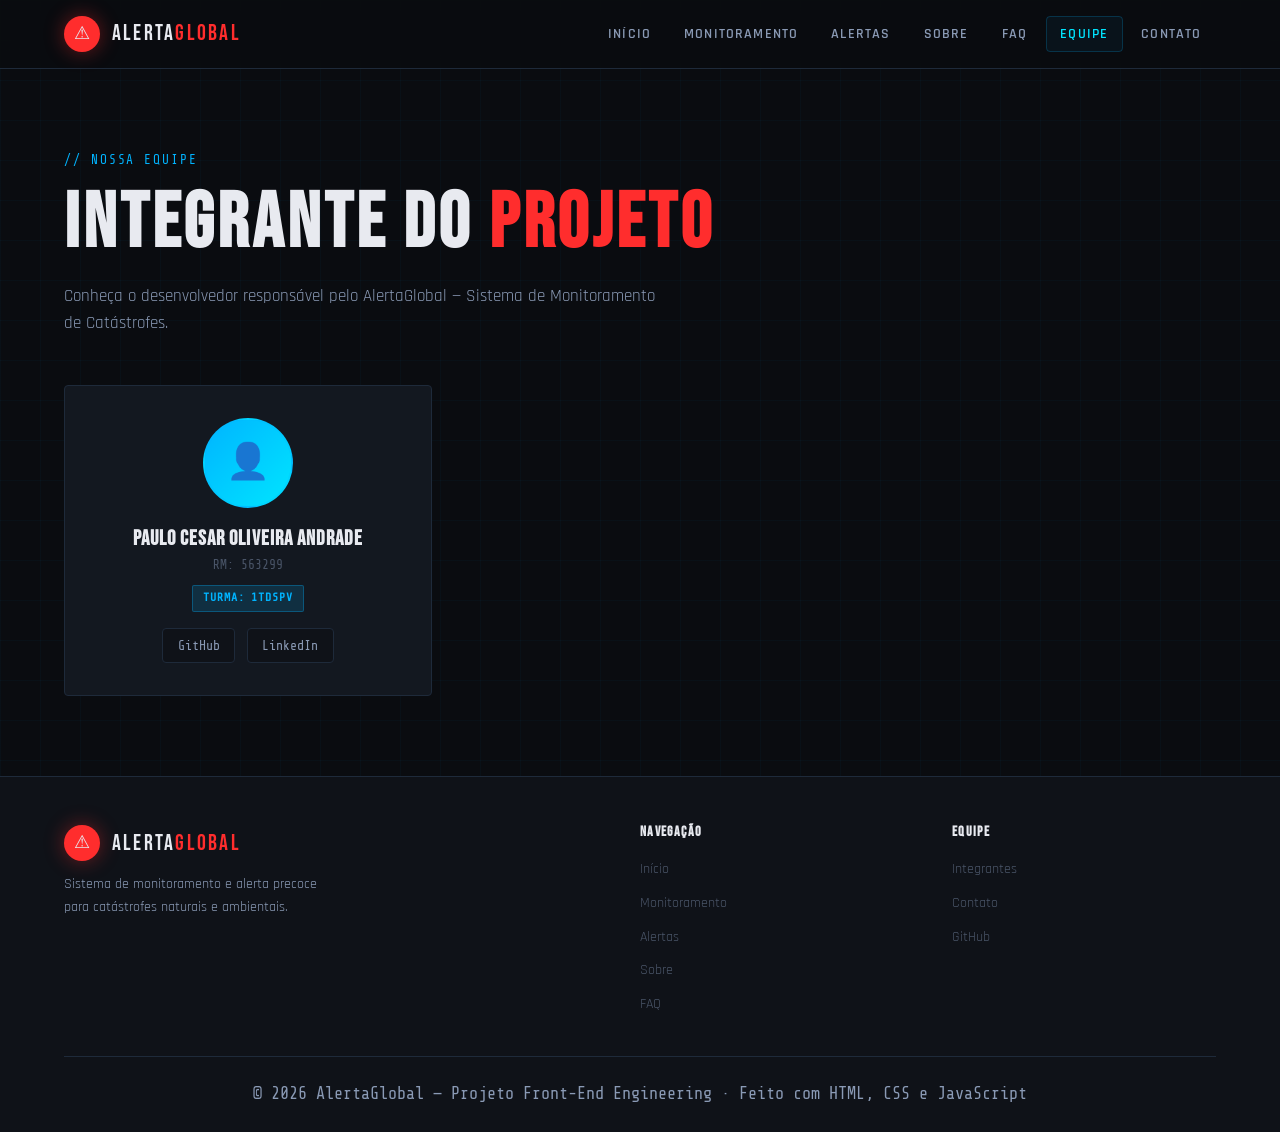
<file: integrantes.html>
<!DOCTYPE html>
<html lang="pt-BR">
<head>
  <meta charset="UTF-8" />
  <meta name="viewport" content="width=device-width, initial-scale=1.0" />
  <title>Equipe — AlertaGlobal</title>
  <link rel="stylesheet" href="css/style.css" />
</head>
<body>
  <header>
    <nav>
      <div class="nav-logo">
        <div class="logo-icon">⚠</div>
        <span>Alerta<em>Global</em></span>
      </div>
      <ul class="nav-links">
        <li><a href="index.html">Início</a></li>
        <li><a href="monitoramento.html">Monitoramento</a></li>
        <li><a href="alertas.html">Alertas</a></li>
        <li><a href="sobre.html">Sobre</a></li>
        <li><a href="faq.html">FAQ</a></li>
        <li><a href="integrantes.html" class="active">Equipe</a></li>
        <li><a href="contato.html">Contato</a></li>
      </ul>
      <button class="hamburger" id="hamburger" aria-label="Menu">
        <span></span><span></span><span></span>
      </button>
    </nav>
    <nav class="nav-mobile" id="nav-mobile">
      <a href="index.html">Início</a>
      <a href="monitoramento.html">Monitoramento</a>
      <a href="alertas.html">Alertas</a>
      <a href="sobre.html">Sobre</a>
      <a href="faq.html">FAQ</a>
      <a href="integrantes.html">Equipe</a>
      <a href="contato.html">Contato</a>
    </nav>
  </header>

  <main>
    <section>
      <div class="container">
        <span class="section-tag">// Nossa equipe</span>
        <h1 class="section-title">Integrante do <span class="text-red">Projeto</span></h1>
        <p class="section-desc">Conheça o desenvolvedor responsável pelo AlertaGlobal — Sistema de Monitoramento de Catástrofes.</p>

        <div class="team-grid" style="justify-content: center;">

          <!-- INTEGRANTE -->
          <div class="team-card">
            <div class="team-photo">👤</div>
            <h3>Paulo Cesar Oliveira Andrade</h3>
            <p class="team-rm">RM: 563299</p>
            <p class="team-turma"><span class="badge badge-blue">Turma: 1TDSPV</span></p>
            <div class="team-links">
              <a href="https://github.com/PcAndrade2004" target="_blank">GitHub</a>
              <a href="https://www.linkedin.com/in/paulo-andrade-649579379/" target="_blank">LinkedIn</a>
            </div>
          </div>

        </div>
      </div>
    </section>
  </main>

  <footer>
    <div class="container">
      <div class="footer-grid">
        <div class="footer-brand">
          <div class="nav-logo">
            <div class="logo-icon">⚠</div>
            <span>Alerta<em>Global</em></span>
          </div>
          <p>Sistema de monitoramento e alerta precoce para catástrofes naturais e ambientais.</p>
        </div>
        <div class="footer-col">
          <h4>Navegação</h4>
          <ul>
            <li><a href="index.html">Início</a></li>
            <li><a href="monitoramento.html">Monitoramento</a></li>
            <li><a href="alertas.html">Alertas</a></li>
            <li><a href="sobre.html">Sobre</a></li>
            <li><a href="faq.html">FAQ</a></li>
          </ul>
        </div>
        <div class="footer-col">
          <h4>Equipe</h4>
          <ul>
            <li><a href="integrantes.html">Integrantes</a></li>
            <li><a href="contato.html">Contato</a></li>
            <li><a href="https://github.com/PcAndrade2004" target="_blank">GitHub</a></li>
          </ul>
        </div>
      </div>
      <div class="footer-bottom">
        <p>© 2026 AlertaGlobal — Projeto Front-End Engineering · Feito com HTML, CSS e JavaScript</p>
      </div>
    </div>
  </footer>

  <div id="toast-container"></div>
  <script src="js/main.js"></script>
</body>
</html>
</file>
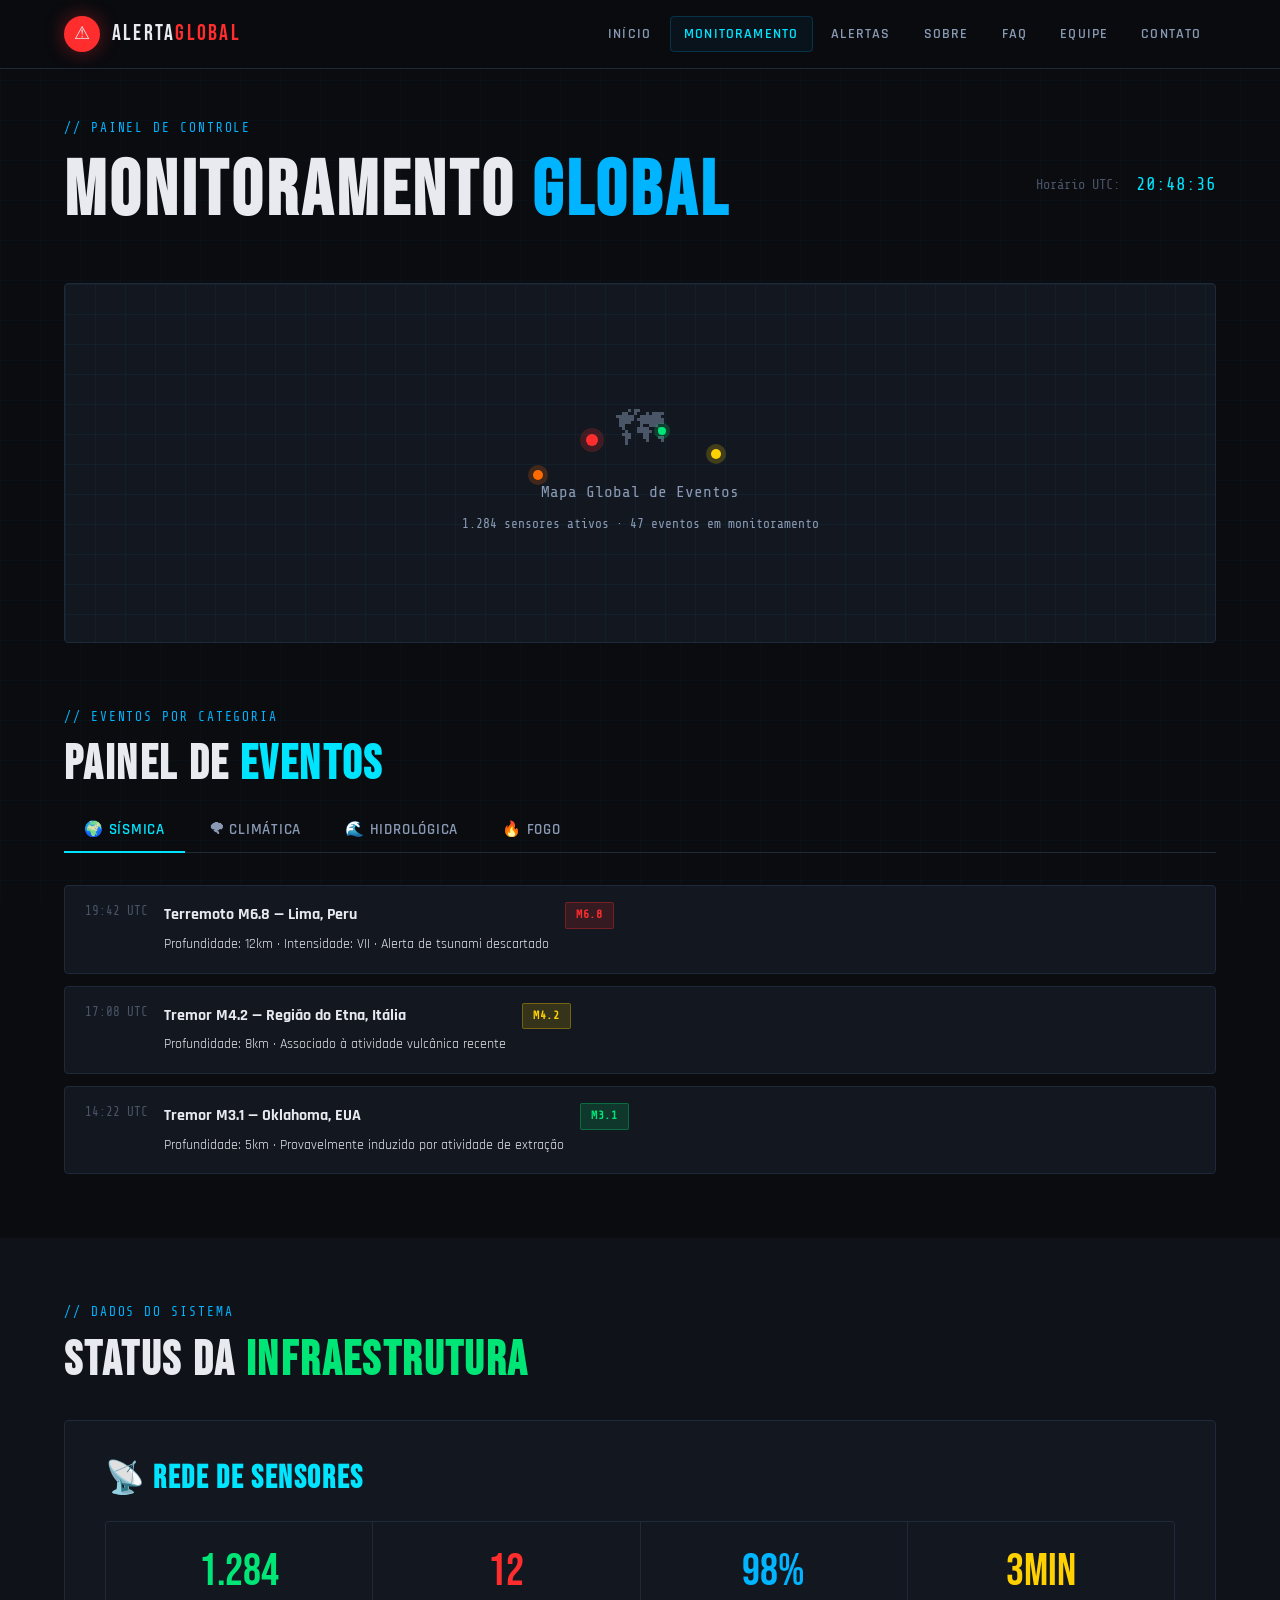
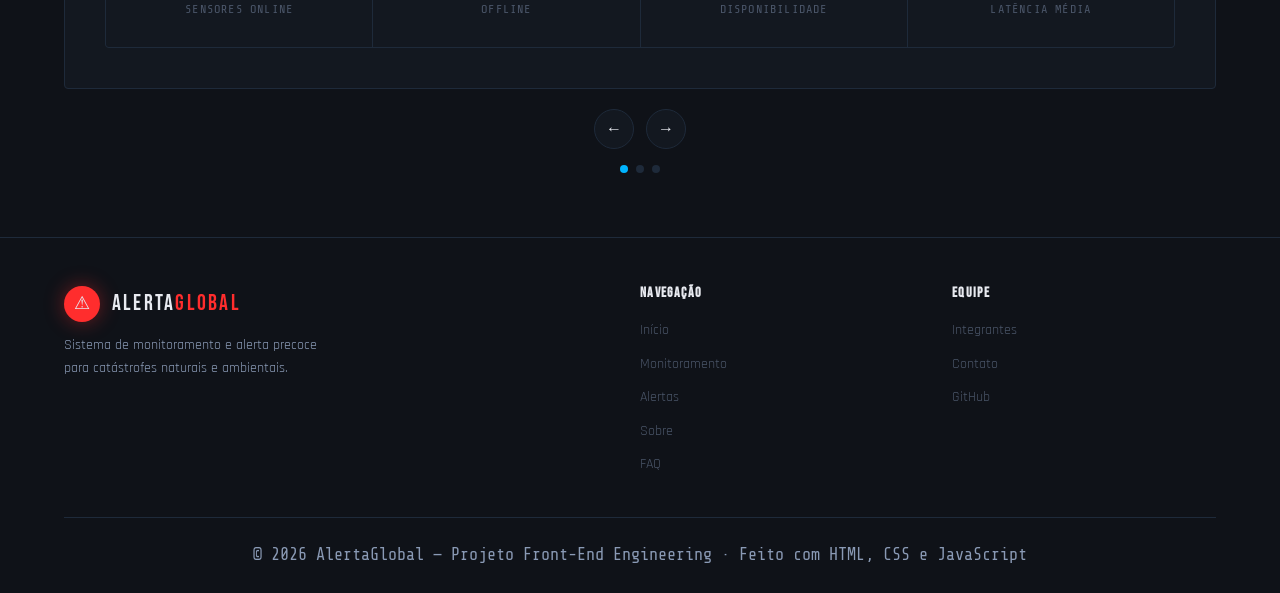
<file: monitoramento.html>
<!DOCTYPE html>
<html lang="pt-BR">
<head>
  <meta charset="UTF-8" />
  <meta name="viewport" content="width=device-width, initial-scale=1.0" />
  <title>Monitoramento — AlertaGlobal</title>
  <link rel="stylesheet" href="css/style.css" />
</head>
<body>
  <header>
    <nav>
      <div class="nav-logo">
        <div class="logo-icon">⚠</div>
        <span>Alerta<em>Global</em></span>
      </div>
      <ul class="nav-links">
        <li><a href="index.html">Início</a></li>
        <li><a href="monitoramento.html" class="active">Monitoramento</a></li>
        <li><a href="alertas.html">Alertas</a></li>
        <li><a href="sobre.html">Sobre</a></li>
        <li><a href="faq.html">FAQ</a></li>
        <li><a href="integrantes.html">Equipe</a></li>
        <li><a href="contato.html">Contato</a></li>
      </ul>
      <button class="hamburger" id="hamburger" aria-label="Menu">
        <span></span><span></span><span></span>
      </button>
    </nav>
    <nav class="nav-mobile" id="nav-mobile">
      <a href="index.html">Início</a>
      <a href="monitoramento.html">Monitoramento</a>
      <a href="alertas.html">Alertas</a>
      <a href="sobre.html">Sobre</a>
      <a href="faq.html">FAQ</a>
      <a href="integrantes.html">Equipe</a>
      <a href="contato.html">Contato</a>
    </nav>
  </header>

  <main>
    <!-- HEADER DA PÁGINA -->
    <section style="padding: 3rem 0 2rem;">
      <div class="container">
        <div class="flex justify-between align-center" style="flex-wrap:wrap; gap:1rem;">
          <div>
            <span class="section-tag">// Painel de controle</span>
            <h1 class="section-title">Monitoramento <span class="text-blue">Global</span></h1>
          </div>
          <div class="flex align-center gap-2">
            <span style="font-family:var(--font-mono); font-size:0.85rem; color:var(--text-muted);">Horário UTC:</span>
            <span id="live-clock" style="font-family:var(--font-mono); color:var(--accent-cyan); font-size:1.1rem;"></span>
          </div>
        </div>
      </div>
    </section>

    <!-- MAPA INTERATIVO -->
    <section style="padding: 0 0 3rem;">
      <div class="container">
        <div class="map-placeholder">
          <div style="text-align:center; position:relative; z-index:1;">
            <div style="font-size:3rem; margin-bottom:0.75rem;">🗺</div>
            <p style="font-size:1rem; color:var(--text-secondary);">Mapa Global de Eventos</p>
            <p style="font-size:0.8rem; margin-top:0.5rem;">1.284 sensores ativos · 47 eventos em monitoramento</p>
            <!-- Pontos de "eventos" simulados -->
            <div style="position:absolute; top:30%; left:35%; width:12px; height:12px; border-radius:50%; background:var(--accent-red); box-shadow:0 0 0 6px rgba(255,45,45,0.2); animation: pulse-red 1.5s infinite;"></div>
            <div style="position:absolute; top:55%; left:20%; width:10px; height:10px; border-radius:50%; background:var(--accent-orange); box-shadow:0 0 0 5px rgba(255,107,0,0.2); animation: pulse-red 2s infinite;"></div>
            <div style="position:absolute; top:40%; left:70%; width:10px; height:10px; border-radius:50%; background:var(--accent-yellow); box-shadow:0 0 0 5px rgba(255,209,0,0.2);"></div>
            <div style="position:absolute; top:25%; left:55%; width:8px; height:8px; border-radius:50%; background:var(--accent-green); box-shadow:0 0 0 4px rgba(0,230,118,0.2);"></div>
          </div>
        </div>
      </div>
    </section>

    <!-- PAINEL DE EVENTOS POR TIPO - TABS -->
    <section style="padding: 1rem 0 4rem;">
      <div class="container" data-tabs>
        <span class="section-tag">// Eventos por categoria</span>
        <h2 class="section-title mb-2">Painel de <span class="text-cyan">Eventos</span></h2>

        <div class="tabs-header">
          <button class="tab-btn active" data-tab="sismica">🌍 Sísmica</button>
          <button class="tab-btn" data-tab="climatica">🌪 Climática</button>
          <button class="tab-btn" data-tab="hidro">🌊 Hidrológica</button>
          <button class="tab-btn" data-tab="fogo">🔥 Fogo</button>
        </div>

        <div class="tab-panel active" data-panel="sismica">
          <div class="alert-feed">
            <div class="alert-entry alert-critical">
              <div class="alert-time">19:42 UTC</div>
              <div class="alert-text">
                <strong>Terremoto M6.8 — Lima, Peru</strong>
                <span>Profundidade: 12km · Intensidade: VII · Alerta de tsunami descartado</span>
              </div>
              <span class="badge badge-red">M6.8</span>
            </div>
            <div class="alert-entry alert-medium">
              <div class="alert-time">17:08 UTC</div>
              <div class="alert-text">
                <strong>Tremor M4.2 — Região do Etna, Itália</strong>
                <span>Profundidade: 8km · Associado à atividade vulcânica recente</span>
              </div>
              <span class="badge badge-yellow">M4.2</span>
            </div>
            <div class="alert-entry">
              <div class="alert-time">14:22 UTC</div>
              <div class="alert-text">
                <strong>Tremor M3.1 — Oklahoma, EUA</strong>
                <span>Profundidade: 5km · Provavelmente induzido por atividade de extração</span>
              </div>
              <span class="badge badge-green">M3.1</span>
            </div>
          </div>
        </div>

        <div class="tab-panel" data-panel="climatica">
          <div class="alert-feed">
            <div class="alert-entry alert-high">
              <div class="alert-time">18:00 UTC</div>
              <div class="alert-text">
                <strong>Furacão Categoria 3 — Golfo do México</strong>
                <span>Ventos de 195 km/h · Trajetória: costa do Texas · Landfall previsto em 72h</span>
              </div>
              <span class="badge badge-orange">CAT 3</span>
            </div>
            <div class="alert-entry alert-medium">
              <div class="alert-time">15:30 UTC</div>
              <div class="alert-text">
                <strong>Tempestade Severa — Sul do Brasil</strong>
                <span>Previsão de granizo e vendavais para RS e SC entre 20h e 02h UTC</span>
              </div>
              <span class="badge badge-yellow">SEVERA</span>
            </div>
          </div>
        </div>

        <div class="tab-panel" data-panel="hidro">
          <div class="alert-feed">
            <div class="alert-entry alert-medium">
              <div class="alert-time">16:30 UTC</div>
              <div class="alert-text">
                <strong>Cota de Alerta — Rio Solimões, AM</strong>
                <span>Nível: 28,4m (cota de alerta: 27m) · 8 municípios em atenção</span>
              </div>
              <span class="badge badge-yellow">ALERTA</span>
            </div>
            <div class="alert-entry">
              <div class="alert-time">12:15 UTC</div>
              <div class="alert-text">
                <strong>Monitoramento — Rio Paraná, SP/MS</strong>
                <span>Nível estável · Sem risco de transbordamento nas próximas 72h</span>
              </div>
              <span class="badge badge-green">NORMAL</span>
            </div>
          </div>
        </div>

        <div class="tab-panel" data-panel="fogo">
          <div class="alert-feed">
            <div class="alert-entry alert-high">
              <div class="alert-time">18:15 UTC</div>
              <div class="alert-text">
                <strong>Incêndio Florestal — Pantanal, MT</strong>
                <span>3.200 ha afetados · Vento 45 km/h · 12 focos ativos detectados por satélite</span>
              </div>
              <span class="badge badge-orange">ALTO</span>
            </div>
            <div class="alert-entry alert-medium">
              <div class="alert-time">11:00 UTC</div>
              <div class="alert-text">
                <strong>Foco de Calor — Pará, PA</strong>
                <span>340 focos detectados · Concentrados em área de desmatamento recente</span>
              </div>
              <span class="badge badge-yellow">ATENÇÃO</span>
            </div>
          </div>
        </div>
      </div>
    </section>

    <!-- SLIDER DE ESTATÍSTICAS -->
    <section style="background: var(--bg-secondary); padding: 4rem 0;">
      <div class="container">
        <span class="section-tag">// Dados do sistema</span>
        <h2 class="section-title mb-3">Status da <span class="text-green">Infraestrutura</span></h2>

        <div class="slider-container">
          <div class="slider-track">
            <div class="slide">
              <h3 class="text-cyan">📡 Rede de Sensores</h3>
              <br/>
              <div class="stats-strip" style="margin:0;">
                <div class="stat-item"><div class="stat-number text-green">1.284</div><div class="stat-label">Sensores Online</div></div>
                <div class="stat-item"><div class="stat-number text-red">12</div><div class="stat-label">Offline</div></div>
                <div class="stat-item"><div class="stat-number text-blue">98%</div><div class="stat-label">Disponibilidade</div></div>
                <div class="stat-item"><div class="stat-number text-yellow">3min</div><div class="stat-label">Latência Média</div></div>
              </div>
            </div>
            <div class="slide">
              <h3 class="text-cyan">🌍 Cobertura Global</h3>
              <br/>
              <div class="grid-4" style="text-align:center;">
                <div><div style="font-family:var(--font-display); font-size:2.5rem; color:var(--accent-blue);">230</div><p>Países</p></div>
                <div><div style="font-family:var(--font-display); font-size:2.5rem; color:var(--accent-cyan);">7</div><p>Continentes</p></div>
                <div><div style="font-family:var(--font-display); font-size:2.5rem; color:var(--accent-green);">24/7</div><p>Operação</p></div>
                <div><div style="font-family:var(--font-display); font-size:2.5rem; color:var(--accent-orange);">47</div><p>Alertas Ativos</p></div>
              </div>
            </div>
            <div class="slide">
              <h3 class="text-cyan">📊 Eventos em 2026</h3>
              <br/>
              <div class="grid-4" style="text-align:center;">
                <div><div style="font-family:var(--font-display); font-size:2.5rem; color:var(--accent-red);">1.842</div><p>Terremotos</p></div>
                <div><div style="font-family:var(--font-display); font-size:2.5rem; color:var(--accent-orange);">34</div><p>Furacões</p></div>
                <div><div style="font-family:var(--font-display); font-size:2.5rem; color:var(--accent-yellow);">289</div><p>Enchentes</p></div>
                <div><div style="font-family:var(--font-display); font-size:2.5rem; color:var(--accent-green);">67</div><p>Outros</p></div>
              </div>
            </div>
          </div>
          <div class="slider-controls">
            <button class="slider-btn slider-prev">←</button>
            <button class="slider-btn slider-next">→</button>
          </div>
          <div class="slider-dots">
            <div class="dot active"></div>
            <div class="dot"></div>
            <div class="dot"></div>
          </div>
        </div>
      </div>
    </section>
  </main>

  <footer>
    <div class="container">
      <div class="footer-grid">
        <div class="footer-brand">
          <div class="nav-logo">
            <div class="logo-icon">⚠</div>
            <span>Alerta<em>Global</em></span>
          </div>
          <p>Sistema de monitoramento e alerta precoce para catástrofes naturais e ambientais.</p>
        </div>
        <div class="footer-col">
          <h4>Navegação</h4>
          <ul>
            <li><a href="index.html">Início</a></li>
            <li><a href="monitoramento.html">Monitoramento</a></li>
            <li><a href="alertas.html">Alertas</a></li>
            <li><a href="sobre.html">Sobre</a></li>
            <li><a href="faq.html">FAQ</a></li>
          </ul>
        </div>
        <div class="footer-col">
          <h4>Equipe</h4>
          <ul>
            <li><a href="integrantes.html">Integrantes</a></li>
            <li><a href="contato.html">Contato</a></li>
            <li><a href="https://github.com" target="_blank">GitHub</a></li>
          </ul>
        </div>
      </div>
      <div class="footer-bottom">
        <p>© 2026 AlertaGlobal — Projeto Front-End Engineering · Feito com HTML, CSS e JavaScript</p>
      </div>
    </div>
  </footer>

  <div id="toast-container"></div>
  <script src="js/main.js"></script>
</body>
</html>
</file>
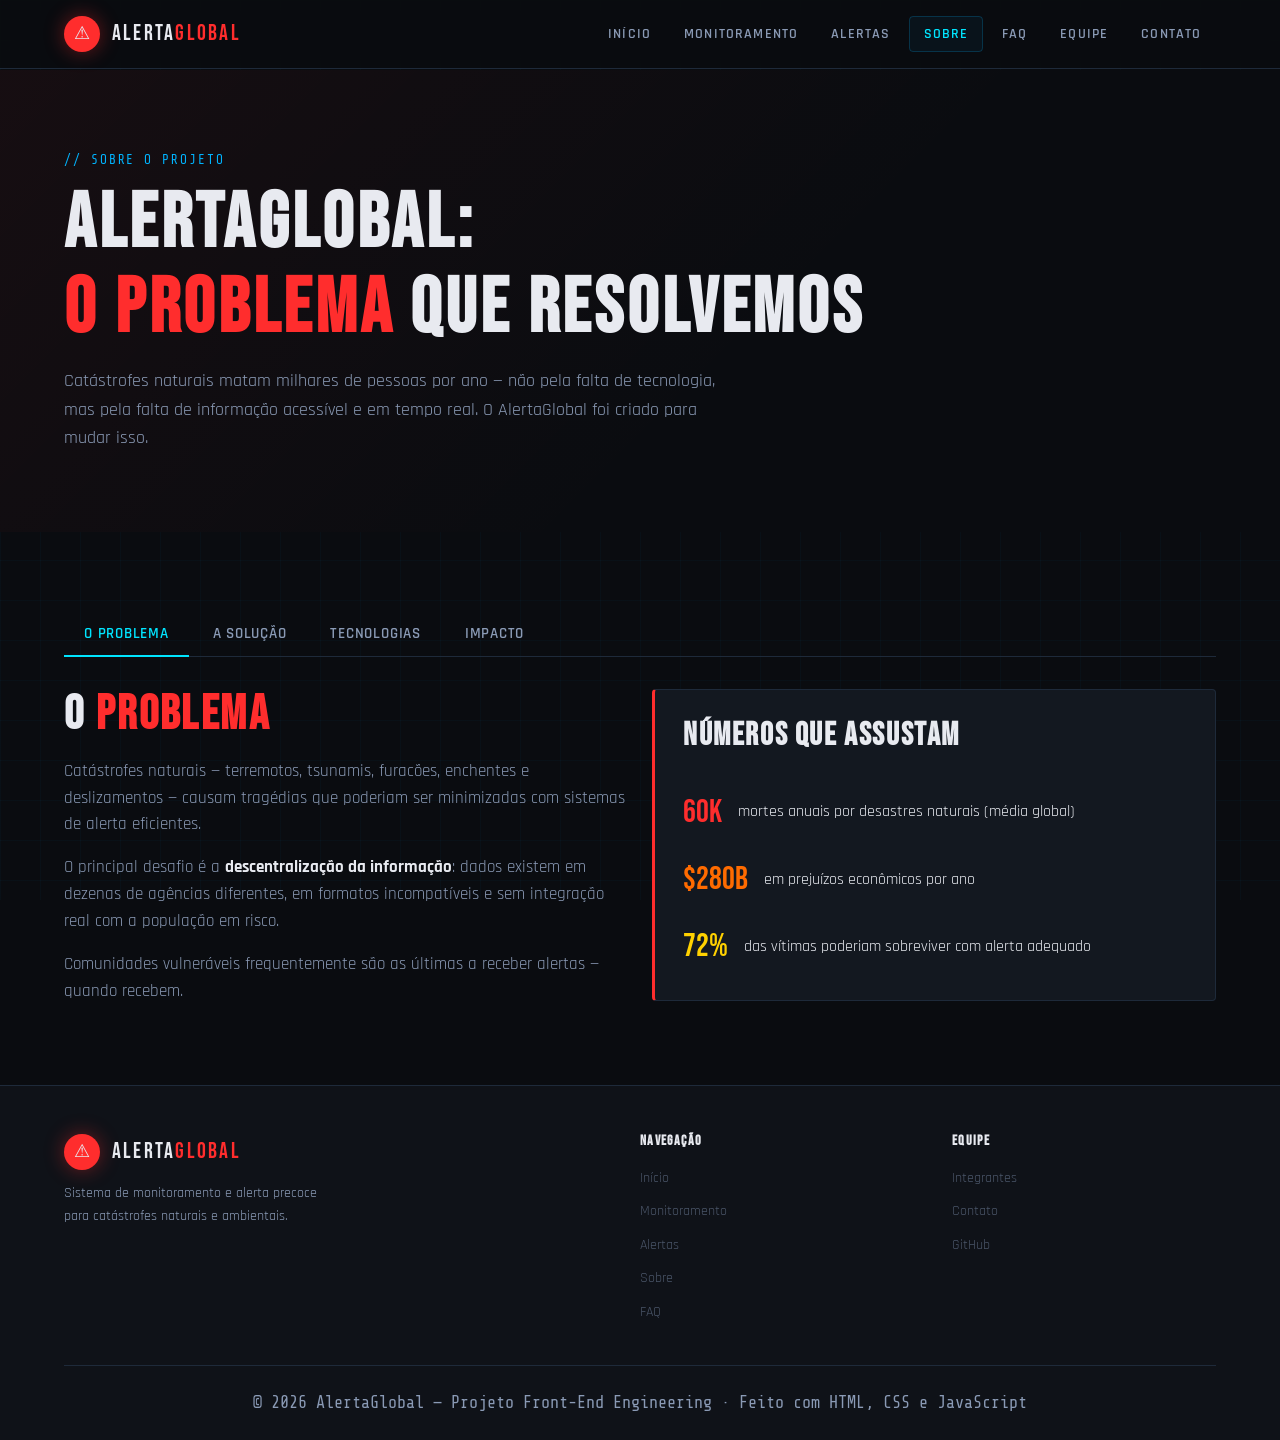
<file: sobre.html>
<!DOCTYPE html>
<html lang="pt-BR">
<head>
  <meta charset="UTF-8" />
  <meta name="viewport" content="width=device-width, initial-scale=1.0" />
  <title>Sobre — AlertaGlobal</title>
  <link rel="stylesheet" href="css/style.css" />
</head>
<body>
  <header>
    <nav>
      <div class="nav-logo">
        <div class="logo-icon">⚠</div>
        <span>Alerta<em>Global</em></span>
      </div>
      <ul class="nav-links">
        <li><a href="index.html">Início</a></li>
        <li><a href="monitoramento.html">Monitoramento</a></li>
        <li><a href="alertas.html">Alertas</a></li>
        <li><a href="sobre.html" class="active">Sobre</a></li>
        <li><a href="faq.html">FAQ</a></li>
        <li><a href="integrantes.html">Equipe</a></li>
        <li><a href="contato.html">Contato</a></li>
      </ul>
      <button class="hamburger" id="hamburger" aria-label="Menu">
        <span></span><span></span><span></span>
      </button>
    </nav>
    <nav class="nav-mobile" id="nav-mobile">
      <a href="index.html">Início</a>
      <a href="monitoramento.html">Monitoramento</a>
      <a href="alertas.html">Alertas</a>
      <a href="sobre.html">Sobre</a>
      <a href="faq.html">FAQ</a>
      <a href="integrantes.html">Equipe</a>
      <a href="contato.html">Contato</a>
    </nav>
  </header>

  <main>
    <!-- HERO SOBRE -->
    <section style="background: linear-gradient(135deg, rgba(255,45,45,0.05) 0%, transparent 60%), var(--bg-primary);">
      <div class="container">
        <span class="section-tag">// Sobre o projeto</span>
        <h1 class="section-title">AlertaGlobal:<br/><span class="text-red">O Problema</span> que Resolvemos</h1>
        <p style="max-width:680px; font-size:1.1rem;">
          Catástrofes naturais matam milhares de pessoas por ano — não pela falta de tecnologia, mas pela falta de informação acessível e em tempo real. O AlertaGlobal foi criado para mudar isso.
        </p>
      </div>
    </section>

    <!-- PROBLEMA E SOLUÇÃO - TABS -->
    <section>
      <div class="container" data-tabs>
        <div class="tabs-header">
          <button class="tab-btn active" data-tab="problema">O Problema</button>
          <button class="tab-btn" data-tab="solucao">A Solução</button>
          <button class="tab-btn" data-tab="tecnologias">Tecnologias</button>
          <button class="tab-btn" data-tab="impacto">Impacto</button>
        </div>

        <div class="tab-panel active" data-panel="problema">
          <div class="grid-2">
            <div>
              <h2 class="section-title">O <span class="text-red">Problema</span></h2>
              <p>Catástrofes naturais — terremotos, tsunamis, furacões, enchentes e deslizamentos — causam tragédias que poderiam ser minimizadas com sistemas de alerta eficientes.</p>
              <p class="mt-2">O principal desafio é a <strong style="color:var(--text-primary)">descentralização da informação</strong>: dados existem em dezenas de agências diferentes, em formatos incompatíveis e sem integração real com a população em risco.</p>
              <p class="mt-2">Comunidades vulneráveis frequentemente são as últimas a receber alertas — quando recebem.</p>
            </div>
            <div class="card alert-critical" style="align-self:start;">
              <h3 class="text-red">Números que Assustam</h3>
              <br/>
              <div style="display:flex; flex-direction:column; gap:1rem;">
                <div class="flex align-center gap-2">
                  <span style="font-family:var(--font-display); font-size:2rem; color:var(--accent-red)">60k</span>
                  <span>mortes anuais por desastres naturais (média global)</span>
                </div>
                <div class="flex align-center gap-2">
                  <span style="font-family:var(--font-display); font-size:2rem; color:var(--accent-orange)">$280B</span>
                  <span>em prejuízos econômicos por ano</span>
                </div>
                <div class="flex align-center gap-2">
                  <span style="font-family:var(--font-display); font-size:2rem; color:var(--accent-yellow)">72%</span>
                  <span>das vítimas poderiam sobreviver com alerta adequado</span>
                </div>
              </div>
            </div>
          </div>
        </div>

        <div class="tab-panel" data-panel="solucao">
          <h2 class="section-title">A <span class="text-blue">Solução</span></h2>
          <p class="section-desc">O AlertaGlobal centraliza dados de múltiplas fontes e os entrega de forma clara, acessível e em tempo real para qualquer pessoa.</p>
          <div class="grid-3">
            <div class="card">
              <div class="card-icon">📡</div>
              <h3>Integração de Dados</h3>
              <p>Agrega feeds de satélites, sensores sísmicos, estações meteorológicas e dados hidrológicos em um único painel.</p>
            </div>
            <div class="card">
              <div class="card-icon">🔔</div>
              <h3>Alertas Inteligentes</h3>
              <p>Sistema de notificação segmentado por região, tipo de evento e nível de risco — sem spam de informações irrelevantes.</p>
            </div>
            <div class="card">
              <div class="card-icon">🗺</div>
              <h3>Visualização em Mapa</h3>
              <p>Interface de mapa interativo mostrando eventos em tempo real com camadas por tipo de catástrofe e nível de alerta.</p>
            </div>
          </div>
        </div>

        <div class="tab-panel" data-panel="tecnologias">
          <h2 class="section-title">Tecnologias <span class="text-cyan">Utilizadas</span></h2>
          <div class="grid-4">
            <div class="card text-center">
              <div style="font-size:3rem;">🌐</div>
              <h4 class="mt-1">HTML5</h4>
              <p>Estrutura semântica e acessível com tags corretas.</p>
            </div>
            <div class="card text-center">
              <div style="font-size:3rem;">🎨</div>
              <h4 class="mt-1">CSS3</h4>
              <p>Design responsivo com Flexbox, Grid e @media queries.</p>
            </div>
            <div class="card text-center">
              <div style="font-size:3rem;">⚡</div>
              <h4 class="mt-1">JavaScript</h4>
              <p>Interatividade, validação, modais, sliders e tabs.</p>
            </div>
            <div class="card text-center">
              <div style="font-size:3rem;">🐙</div>
              <h4 class="mt-1">GitHub</h4>
              <p>Controle de versão e colaboração em equipe.</p>
            </div>
          </div>
        </div>

        <div class="tab-panel" data-panel="impacto">
          <h2 class="section-title">Impacto <span class="text-green">Esperado</span></h2>
          <p class="section-desc">Com o AlertaGlobal, esperamos democratizar o acesso à informação de emergência e reduzir o tempo de resposta da população e das autoridades.</p>
          <div class="grid-2">
            <div class="card alert-low">
              <h3>🎯 Metas do Projeto</h3>
              <br/>
              <ul style="list-style:none; display:flex; flex-direction:column; gap:0.75rem;">
                <li>✅ Alertas em menos de 5 minutos após detecção</li>
                <li>✅ Cobertura de 230+ países e territórios</li>
                <li>✅ Interface acessível em dispositivos móveis</li>
                <li>✅ Integração com redes sociais para difusão</li>
                <li>✅ Protocolo de resposta para autoridades locais</li>
              </ul>
            </div>
            <div class="card">
              <h3>🌱 Motivação</h3>
              <br/>
              <p>Este projeto nasceu da convicção de que <strong style="color:var(--text-primary)">tecnologia salva vidas</strong> — mas só quando está acessível às pessoas certas, no momento certo.</p>
              <p class="mt-2">Desenvolvido como projeto acadêmico de Front-End Design Engineering, aplica na prática os conceitos de HTML semântico, CSS responsivo e JavaScript interativo.</p>
            </div>
          </div>
        </div>

      </div>
    </section>
  </main>

  <footer>
    <div class="container">
      <div class="footer-grid">
        <div class="footer-brand">
          <div class="nav-logo">
            <div class="logo-icon">⚠</div>
            <span>Alerta<em>Global</em></span>
          </div>
          <p>Sistema de monitoramento e alerta precoce para catástrofes naturais e ambientais.</p>
        </div>
        <div class="footer-col">
          <h4>Navegação</h4>
          <ul>
            <li><a href="index.html">Início</a></li>
            <li><a href="monitoramento.html">Monitoramento</a></li>
            <li><a href="alertas.html">Alertas</a></li>
            <li><a href="sobre.html">Sobre</a></li>
            <li><a href="faq.html">FAQ</a></li>
          </ul>
        </div>
        <div class="footer-col">
          <h4>Equipe</h4>
          <ul>
            <li><a href="integrantes.html">Integrantes</a></li>
            <li><a href="contato.html">Contato</a></li>
            <li><a href="https://github.com" target="_blank">GitHub</a></li>
          </ul>
        </div>
      </div>
      <div class="footer-bottom">
        <p>© 2026 AlertaGlobal — Projeto Front-End Engineering · Feito com HTML, CSS e JavaScript</p>
      </div>
    </div>
  </footer>

  <div id="toast-container"></div>
  <script src="js/main.js"></script>
</body>
</html>
</file>
<file: css/style.css>
/* =============================================
   SISTEMA DE MONITORAMENTO DE CATÁSTROFES
   style.css — Design System Principal
   ============================================= */

@import url('https://fonts.googleapis.com/css2?family=Bebas+Neue&family=Rajdhani:wght@400;500;600;700&family=Share+Tech+Mono&display=swap');

/* === VARIÁVEIS === */
:root {
  --bg-primary: #0a0c10;
  --bg-secondary: #0f1218;
  --bg-card: #131820;
  --bg-card-hover: #1a2030;

  --accent-red: #ff2d2d;
  --accent-orange: #ff6b00;
  --accent-yellow: #ffd100;
  --accent-green: #00e676;
  --accent-blue: #00b4ff;
  --accent-cyan: #00e5ff;

  --text-primary: #e8eaf0;
  --text-secondary: #8a9ab5;
  --text-muted: #4a5568;

  --border: #1e2a3a;
  --border-accent: #00b4ff33;

  --font-display: 'Bebas Neue', sans-serif;
  --font-body: 'Rajdhani', sans-serif;
  --font-mono: 'Share Tech Mono', monospace;

  --radius: 4px;
  --transition: 0.25s ease;
  --shadow: 0 4px 24px rgba(0,0,0,0.5);
  --glow-blue: 0 0 20px rgba(0,180,255,0.3);
  --glow-red: 0 0 20px rgba(255,45,45,0.4);
}

/* === RESET === */
*, *::before, *::after { box-sizing: border-box; margin: 0; padding: 0; }
html { scroll-behavior: smooth; }

body {
  background-color: var(--bg-primary);
  color: var(--text-primary);
  font-family: var(--font-body);
  font-size: 1rem;
  line-height: 1.6;
  min-height: 100vh;
  overflow-x: hidden;
}

/* === GRID BACKGROUND === */
body::before {
  content: '';
  position: fixed;
  inset: 0;
  background-image:
    linear-gradient(rgba(0,180,255,0.03) 1px, transparent 1px),
    linear-gradient(90deg, rgba(0,180,255,0.03) 1px, transparent 1px);
  background-size: 40px 40px;
  pointer-events: none;
  z-index: 0;
}

/* === TIPOGRAFIA === */
h1, h2, h3, h4 { font-family: var(--font-display); letter-spacing: 0.05em; line-height: 1.1; }
h1 { font-size: clamp(2.5rem, 6vw, 5rem); }
h2 { font-size: clamp(1.8rem, 4vw, 3rem); }
h3 { font-size: clamp(1.3rem, 3vw, 2rem); }
h4 { font-size: 1.2rem; }
p { font-size: 1.05rem; color: var(--text-secondary); }
a { color: var(--accent-blue); text-decoration: none; transition: color var(--transition); }
a:hover { color: var(--accent-cyan); }
img { max-width: 100%; display: block; }

/* === CONTAINER === */
.container { max-width: 1200px; margin: 0 auto; padding: 0 1.5rem; }

/* === HEADER / NAV === */
header {
  position: fixed;
  top: 0; left: 0; right: 0;
  z-index: 1000;
  background: rgba(10,12,16,0.92);
  backdrop-filter: blur(12px);
  border-bottom: 1px solid var(--border);
}

nav {
  display: flex;
  align-items: center;
  justify-content: space-between;
  padding: 1rem 1.5rem;
  max-width: 1200px;
  margin: 0 auto;
}

.nav-logo {
  display: flex;
  align-items: center;
  gap: 0.75rem;
}

.nav-logo .logo-icon {
  width: 36px; height: 36px;
  background: var(--accent-red);
  border-radius: 50%;
  display: flex; align-items: center; justify-content: center;
  font-size: 1.1rem;
  box-shadow: var(--glow-red);
  animation: pulse-red 2s infinite;
}

@keyframes pulse-red {
  0%, 100% { box-shadow: 0 0 10px rgba(255,45,45,0.4); }
  50% { box-shadow: 0 0 25px rgba(255,45,45,0.8); }
}

.nav-logo span {
  font-family: var(--font-display);
  font-size: 1.4rem;
  letter-spacing: 0.1em;
  color: var(--text-primary);
}

.nav-logo span em {
  color: var(--accent-red);
  font-style: normal;
}

.nav-links {
  display: flex;
  list-style: none;
  gap: 0.25rem;
}

.nav-links a {
  font-family: var(--font-body);
  font-weight: 600;
  font-size: 0.9rem;
  letter-spacing: 0.08em;
  text-transform: uppercase;
  color: var(--text-secondary);
  padding: 0.5rem 0.85rem;
  border-radius: var(--radius);
  transition: all var(--transition);
  border: 1px solid transparent;
}

.nav-links a:hover,
.nav-links a.active {
  color: var(--accent-cyan);
  border-color: var(--border-accent);
  background: rgba(0,180,255,0.05);
}

/* === HAMBURGER === */
.hamburger {
  display: none;
  flex-direction: column;
  gap: 5px;
  cursor: pointer;
  padding: 0.5rem;
  background: none;
  border: none;
}

.hamburger span {
  display: block;
  width: 24px; height: 2px;
  background: var(--text-primary);
  transition: all 0.3s ease;
  transform-origin: center;
}

.hamburger.open span:nth-child(1) { transform: translateY(7px) rotate(45deg); }
.hamburger.open span:nth-child(2) { opacity: 0; }
.hamburger.open span:nth-child(3) { transform: translateY(-7px) rotate(-45deg); }

/* Mobile menu */
.nav-mobile {
  display: none;
  flex-direction: column;
  padding: 1rem 1.5rem;
  border-top: 1px solid var(--border);
  background: var(--bg-primary);
}

.nav-mobile.open { display: flex; }
.nav-mobile a {
  padding: 0.75rem 0;
  font-weight: 600;
  font-size: 1.1rem;
  letter-spacing: 0.08em;
  text-transform: uppercase;
  color: var(--text-secondary);
  border-bottom: 1px solid var(--border);
}
.nav-mobile a:last-child { border-bottom: none; }
.nav-mobile a:hover { color: var(--accent-cyan); }

/* === PAGE WRAPPER === */
main { padding-top: 70px; position: relative; z-index: 1; }

/* === HERO SECTION === */
.hero {
  min-height: 90vh;
  display: flex;
  align-items: center;
  position: relative;
  overflow: hidden;
}

.hero-bg {
  position: absolute;
  inset: 0;
  background: radial-gradient(ellipse at 30% 50%, rgba(255,45,45,0.08) 0%, transparent 60%),
              radial-gradient(ellipse at 80% 20%, rgba(0,180,255,0.06) 0%, transparent 50%);
}

.hero-content { position: relative; z-index: 1; }

.hero-badge {
  display: inline-flex;
  align-items: center;
  gap: 0.5rem;
  background: rgba(255,45,45,0.1);
  border: 1px solid rgba(255,45,45,0.3);
  color: var(--accent-red);
  padding: 0.35rem 0.9rem;
  border-radius: 2px;
  font-family: var(--font-mono);
  font-size: 0.8rem;
  letter-spacing: 0.1em;
  margin-bottom: 1.5rem;
}

.hero-badge::before {
  content: '●';
  animation: blink 1s infinite;
}

@keyframes blink { 0%, 100% { opacity: 1; } 50% { opacity: 0; } }

.hero h1 { color: var(--text-primary); margin-bottom: 1rem; }
.hero h1 span { color: var(--accent-red); }

.hero p {
  font-size: 1.15rem;
  max-width: 560px;
  margin-bottom: 2.5rem;
}

.hero-actions { display: flex; gap: 1rem; flex-wrap: wrap; }

/* === BOTÕES === */
.btn {
  display: inline-flex;
  align-items: center;
  gap: 0.5rem;
  padding: 0.75rem 1.75rem;
  font-family: var(--font-body);
  font-weight: 700;
  font-size: 0.95rem;
  letter-spacing: 0.08em;
  text-transform: uppercase;
  border-radius: var(--radius);
  border: none;
  cursor: pointer;
  transition: all var(--transition);
  text-decoration: none;
}

.btn-primary {
  background: var(--accent-red);
  color: #fff;
  box-shadow: 0 0 0 rgba(255,45,45,0);
}
.btn-primary:hover {
  background: #ff1a1a;
  color: #fff;
  box-shadow: var(--glow-red);
  transform: translateY(-2px);
}

.btn-outline {
  background: transparent;
  color: var(--accent-blue);
  border: 1px solid var(--accent-blue);
}
.btn-outline:hover {
  background: rgba(0,180,255,0.08);
  color: var(--accent-cyan);
  box-shadow: var(--glow-blue);
  transform: translateY(-2px);
}

/* === STATS STRIP === */
.stats-strip {
  display: grid;
  grid-template-columns: repeat(4, 1fr);
  gap: 1px;
  background: var(--border);
  border: 1px solid var(--border);
  border-radius: var(--radius);
  margin: 4rem 0;
  overflow: hidden;
}

.stat-item {
  background: var(--bg-card);
  padding: 1.75rem 1.5rem;
  text-align: center;
  transition: background var(--transition);
}

.stat-item:hover { background: var(--bg-card-hover); }

.stat-number {
  font-family: var(--font-display);
  font-size: 2.8rem;
  line-height: 1;
  margin-bottom: 0.3rem;
}

.stat-label {
  font-family: var(--font-mono);
  font-size: 0.75rem;
  letter-spacing: 0.1em;
  text-transform: uppercase;
  color: var(--text-muted);
}

/* === SECTION STYLES === */
section { padding: 5rem 0; }

.section-tag {
  font-family: var(--font-mono);
  font-size: 0.8rem;
  letter-spacing: 0.15em;
  text-transform: uppercase;
  color: var(--accent-blue);
  margin-bottom: 0.75rem;
  display: block;
}

.section-title { color: var(--text-primary); margin-bottom: 1rem; }
.section-desc { max-width: 600px; margin-bottom: 3rem; }

/* === CARDS === */
.card {
  background: var(--bg-card);
  border: 1px solid var(--border);
  border-radius: var(--radius);
  padding: 1.75rem;
  transition: all var(--transition);
}

.card:hover {
  background: var(--bg-card-hover);
  border-color: rgba(0,180,255,0.2);
  transform: translateY(-4px);
  box-shadow: var(--shadow);
}

.card-icon {
  font-size: 2rem;
  margin-bottom: 1rem;
}

.card h3 { color: var(--text-primary); margin-bottom: 0.5rem; }

/* === GRID LAYOUTS === */
.grid-3 { display: grid; grid-template-columns: repeat(3, 1fr); gap: 1.5rem; }
.grid-2 { display: grid; grid-template-columns: repeat(2, 1fr); gap: 1.5rem; }
.grid-4 { display: grid; grid-template-columns: repeat(4, 1fr); gap: 1.5rem; }

/* === ALERT LEVELS === */
.alert-critical { border-left: 3px solid var(--accent-red); }
.alert-high { border-left: 3px solid var(--accent-orange); }
.alert-medium { border-left: 3px solid var(--accent-yellow); }
.alert-low { border-left: 3px solid var(--accent-green); }

.badge {
  display: inline-block;
  padding: 0.2rem 0.6rem;
  border-radius: 2px;
  font-family: var(--font-mono);
  font-size: 0.72rem;
  font-weight: 600;
  letter-spacing: 0.08em;
  text-transform: uppercase;
}

.badge-red { background: rgba(255,45,45,0.15); color: var(--accent-red); border: 1px solid rgba(255,45,45,0.3); }
.badge-orange { background: rgba(255,107,0,0.15); color: var(--accent-orange); border: 1px solid rgba(255,107,0,0.3); }
.badge-yellow { background: rgba(255,209,0,0.15); color: var(--accent-yellow); border: 1px solid rgba(255,209,0,0.3); }
.badge-green { background: rgba(0,230,118,0.15); color: var(--accent-green); border: 1px solid rgba(0,230,118,0.3); }
.badge-blue { background: rgba(0,180,255,0.15); color: var(--accent-blue); border: 1px solid rgba(0,180,255,0.3); }

/* === DIVIDER === */
.divider { border: none; border-top: 1px solid var(--border); margin: 2rem 0; }

/* === FORMULÁRIO === */
.form-group { margin-bottom: 1.5rem; }

label {
  display: block;
  font-family: var(--font-mono);
  font-size: 0.8rem;
  letter-spacing: 0.1em;
  text-transform: uppercase;
  color: var(--text-secondary);
  margin-bottom: 0.5rem;
}

input, textarea, select {
  width: 100%;
  background: var(--bg-secondary);
  border: 1px solid var(--border);
  border-radius: var(--radius);
  padding: 0.75rem 1rem;
  color: var(--text-primary);
  font-family: var(--font-body);
  font-size: 1rem;
  transition: border-color var(--transition);
  outline: none;
}

input:focus, textarea:focus, select:focus {
  border-color: var(--accent-blue);
  box-shadow: 0 0 0 3px rgba(0,180,255,0.1);
}

input.error, textarea.error, select.error {
  border-color: var(--accent-red);
  box-shadow: 0 0 0 3px rgba(255,45,45,0.1);
}

.field-error {
  color: var(--accent-red);
  font-size: 0.82rem;
  font-family: var(--font-mono);
  margin-top: 0.35rem;
  display: none;
}

.field-error.visible { display: block; }

textarea { resize: vertical; min-height: 120px; }

/* === ACCORDION (FAQ) === */
.accordion-item {
  border: 1px solid var(--border);
  border-radius: var(--radius);
  margin-bottom: 0.75rem;
  overflow: hidden;
  transition: border-color var(--transition);
}

.accordion-item.open { border-color: rgba(0,180,255,0.3); }

.accordion-header {
  width: 100%;
  background: var(--bg-card);
  border: none;
  color: var(--text-primary);
  font-family: var(--font-body);
  font-weight: 600;
  font-size: 1.05rem;
  text-align: left;
  padding: 1.25rem 1.5rem;
  cursor: pointer;
  display: flex;
  justify-content: space-between;
  align-items: center;
  transition: background var(--transition);
}

.accordion-header:hover { background: var(--bg-card-hover); }
.accordion-item.open .accordion-header { background: var(--bg-card-hover); color: var(--accent-cyan); }

.accordion-icon {
  font-size: 1.2rem;
  color: var(--accent-blue);
  transition: transform 0.3s ease;
  flex-shrink: 0;
}

.accordion-item.open .accordion-icon { transform: rotate(45deg); }

.accordion-body {
  max-height: 0;
  overflow: hidden;
  transition: max-height 0.35s ease, padding 0.35s ease;
  background: var(--bg-secondary);
}

.accordion-item.open .accordion-body { max-height: 400px; }

.accordion-body p {
  padding: 1.25rem 1.5rem;
  font-size: 1rem;
  line-height: 1.7;
}

/* === TABS === */
.tabs-header {
  display: flex;
  gap: 0.25rem;
  border-bottom: 1px solid var(--border);
  margin-bottom: 2rem;
  flex-wrap: wrap;
}

.tab-btn {
  background: none;
  border: none;
  border-bottom: 2px solid transparent;
  color: var(--text-secondary);
  font-family: var(--font-body);
  font-weight: 600;
  font-size: 0.95rem;
  letter-spacing: 0.05em;
  text-transform: uppercase;
  padding: 0.75rem 1.25rem;
  cursor: pointer;
  transition: all var(--transition);
  margin-bottom: -1px;
}

.tab-btn:hover { color: var(--text-primary); }
.tab-btn.active { color: var(--accent-cyan); border-bottom-color: var(--accent-cyan); }

.tab-panel { display: none; }
.tab-panel.active { display: block; }

/* === MODAL === */
.modal-overlay {
  position: fixed;
  inset: 0;
  background: rgba(0,0,0,0.8);
  backdrop-filter: blur(4px);
  z-index: 2000;
  display: flex;
  align-items: center;
  justify-content: center;
  padding: 1rem;
  opacity: 0;
  visibility: hidden;
  transition: all 0.3s ease;
}

.modal-overlay.open { opacity: 1; visibility: visible; }

.modal {
  background: var(--bg-card);
  border: 1px solid var(--border-accent);
  border-radius: var(--radius);
  padding: 2rem;
  max-width: 520px;
  width: 100%;
  position: relative;
  transform: scale(0.95);
  transition: transform 0.3s ease;
  box-shadow: var(--glow-blue), var(--shadow);
}

.modal-overlay.open .modal { transform: scale(1); }

.modal-close {
  position: absolute;
  top: 1rem; right: 1rem;
  background: none; border: none;
  color: var(--text-secondary);
  font-size: 1.5rem;
  cursor: pointer;
  transition: color var(--transition);
}

.modal-close:hover { color: var(--accent-red); }
.modal h3 { color: var(--text-primary); margin-bottom: 1rem; }
.modal p { margin-bottom: 1.5rem; }

/* === SLIDER === */
.slider-container { position: relative; overflow: hidden; border-radius: var(--radius); }
.slider-track { display: flex; transition: transform 0.5s ease; }
.slide {
  min-width: 100%;
  background: var(--bg-card);
  border: 1px solid var(--border);
  border-radius: var(--radius);
  padding: 2.5rem;
}

.slider-controls {
  display: flex;
  gap: 0.75rem;
  justify-content: center;
  margin-top: 1.25rem;
}

.slider-btn {
  background: var(--bg-card);
  border: 1px solid var(--border);
  color: var(--text-primary);
  width: 40px; height: 40px;
  border-radius: 50%;
  cursor: pointer;
  font-size: 1rem;
  transition: all var(--transition);
  display: flex; align-items: center; justify-content: center;
}

.slider-btn:hover {
  background: rgba(0,180,255,0.1);
  border-color: var(--accent-blue);
  color: var(--accent-blue);
}

.slider-dots {
  display: flex;
  gap: 0.5rem;
  justify-content: center;
  margin-top: 1rem;
}

.dot {
  width: 8px; height: 8px;
  border-radius: 50%;
  background: var(--border);
  cursor: pointer;
  transition: background var(--transition);
}

.dot.active { background: var(--accent-blue); }

/* === MAP PLACEHOLDER === */
.map-placeholder {
  background: var(--bg-card);
  border: 1px solid var(--border);
  border-radius: var(--radius);
  height: 360px;
  display: flex;
  align-items: center;
  justify-content: center;
  position: relative;
  overflow: hidden;
  font-family: var(--font-mono);
  color: var(--text-muted);
}

.map-placeholder::before {
  content: '';
  position: absolute;
  inset: 0;
  background-image:
    linear-gradient(rgba(0,180,255,0.05) 1px, transparent 1px),
    linear-gradient(90deg, rgba(0,180,255,0.05) 1px, transparent 1px);
  background-size: 30px 30px;
}

/* === ALERT FEED === */
.alert-feed { display: flex; flex-direction: column; gap: 0.75rem; }

.alert-entry {
  background: var(--bg-card);
  border: 1px solid var(--border);
  border-radius: var(--radius);
  padding: 1rem 1.25rem;
  display: flex;
  gap: 1rem;
  align-items: flex-start;
  transition: all var(--transition);
}

.alert-entry:hover { background: var(--bg-card-hover); transform: translateX(4px); }

.alert-time {
  font-family: var(--font-mono);
  font-size: 0.78rem;
  color: var(--text-muted);
  white-space: nowrap;
  flex-shrink: 0;
}

.alert-text strong { color: var(--text-primary); display: block; margin-bottom: 0.2rem; }
.alert-text span { font-size: 0.88rem; }

/* === TEAM CARDS (integrantes) === */
.team-grid { display: grid; grid-template-columns: repeat(3, 1fr); gap: 1.5rem; }

.team-card {
  background: var(--bg-card);
  border: 1px solid var(--border);
  border-radius: var(--radius);
  padding: 2rem;
  text-align: center;
  transition: all var(--transition);
}

.team-card:hover {
  border-color: rgba(0,180,255,0.3);
  transform: translateY(-6px);
  box-shadow: var(--shadow), var(--glow-blue);
}

.team-photo {
  width: 90px; height: 90px;
  border-radius: 50%;
  background: linear-gradient(135deg, var(--accent-blue), var(--accent-cyan));
  display: flex;
  align-items: center;
  justify-content: center;
  font-size: 2.2rem;
  margin: 0 auto 1.25rem;
  border: 2px solid var(--border-accent);
}

.team-card h3 { color: var(--text-primary); font-size: 1.3rem; margin-bottom: 0.25rem; }
.team-rm { font-family: var(--font-mono); font-size: 0.8rem; color: var(--text-muted); margin-bottom: 0.5rem; }
.team-turma { margin-bottom: 1rem; }

.team-links { display: flex; gap: 0.75rem; justify-content: center; }
.team-links a {
  background: var(--bg-secondary);
  border: 1px solid var(--border);
  color: var(--text-secondary);
  padding: 0.4rem 0.9rem;
  border-radius: var(--radius);
  font-size: 0.82rem;
  font-family: var(--font-mono);
  transition: all var(--transition);
}
.team-links a:hover {
  color: var(--accent-cyan);
  border-color: var(--accent-blue);
  background: rgba(0,180,255,0.05);
}

/* === FOOTER === */
footer {
  background: var(--bg-secondary);
  border-top: 1px solid var(--border);
  padding: 3rem 0 1.5rem;
  position: relative;
  z-index: 1;
}

.footer-grid {
  display: grid;
  grid-template-columns: 2fr 1fr 1fr;
  gap: 3rem;
  margin-bottom: 2rem;
}

.footer-brand p { margin-top: 0.75rem; font-size: 0.9rem; max-width: 280px; }
.footer-col h4 { color: var(--text-primary); font-size: 0.85rem; letter-spacing: 0.1em; margin-bottom: 1rem; }
.footer-col ul { list-style: none; }
.footer-col ul li { margin-bottom: 0.5rem; }
.footer-col ul li a { color: var(--text-muted); font-size: 0.9rem; transition: color var(--transition); }
.footer-col ul li a:hover { color: var(--accent-cyan); }

.footer-bottom {
  border-top: 1px solid var(--border);
  padding-top: 1.5rem;
  text-align: center;
  color: var(--text-muted);
  font-size: 0.85rem;
  font-family: var(--font-mono);
}

/* === TOAST NOTIFICATIONS === */
#toast-container {
  position: fixed;
  bottom: 2rem; right: 2rem;
  z-index: 3000;
  display: flex;
  flex-direction: column;
  gap: 0.75rem;
}

.toast {
  background: var(--bg-card);
  border: 1px solid var(--border);
  border-radius: var(--radius);
  padding: 1rem 1.25rem;
  min-width: 280px;
  display: flex;
  align-items: center;
  gap: 0.75rem;
  box-shadow: var(--shadow);
  animation: slideIn 0.3s ease;
  font-family: var(--font-mono);
  font-size: 0.88rem;
}

.toast.success { border-left: 3px solid var(--accent-green); }
.toast.error { border-left: 3px solid var(--accent-red); }
.toast.info { border-left: 3px solid var(--accent-blue); }

@keyframes slideIn {
  from { transform: translateX(100%); opacity: 0; }
  to { transform: translateX(0); opacity: 1; }
}

/* === RESPONSIVIDADE === */

/* Tablet ≥768px */
@media (max-width: 991px) {
  .grid-3 { grid-template-columns: repeat(2, 1fr); }
  .grid-4 { grid-template-columns: repeat(2, 1fr); }
  .stats-strip { grid-template-columns: repeat(2, 1fr); }
  .footer-grid { grid-template-columns: 1fr 1fr; }
  .team-grid { grid-template-columns: repeat(2, 1fr); }
}

/* Mobile ≤480px */
@media (max-width: 767px) {
  .nav-links { display: none; }
  .hamburger { display: flex; }

  h1 { font-size: 2.4rem; }
  h2 { font-size: 1.8rem; }

  .grid-3, .grid-2, .grid-4 { grid-template-columns: 1fr; }
  .stats-strip { grid-template-columns: repeat(2, 1fr); }
  .team-grid { grid-template-columns: 1fr; }
  .footer-grid { grid-template-columns: 1fr; gap: 2rem; }

  .hero { min-height: 80vh; padding: 2rem 0; }
  .hero-actions { flex-direction: column; }
  .btn { width: 100%; justify-content: center; }

  section { padding: 3rem 0; }

  #toast-container { right: 1rem; left: 1rem; }
  .toast { min-width: unset; }
}

@media (max-width: 480px) {
  .stats-strip { grid-template-columns: 1fr 1fr; }
  .stat-number { font-size: 2rem; }
}

/* === UTILITIES === */
.text-red { color: var(--accent-red); }
.text-orange { color: var(--accent-orange); }
.text-green { color: var(--accent-green); }
.text-blue { color: var(--accent-blue); }
.text-cyan { color: var(--accent-cyan); }
.text-yellow { color: var(--accent-yellow); }
.text-muted { color: var(--text-muted); }
.text-center { text-align: center; }
.mt-1 { margin-top: 0.5rem; }
.mt-2 { margin-top: 1rem; }
.mt-3 { margin-top: 2rem; }
.mb-1 { margin-bottom: 0.5rem; }
.mb-2 { margin-bottom: 1rem; }
.mb-3 { margin-bottom: 2rem; }
.flex { display: flex; }
.gap-1 { gap: 0.5rem; }
.gap-2 { gap: 1rem; }
.align-center { align-items: center; }
.justify-between { justify-content: space-between; }
</file>
